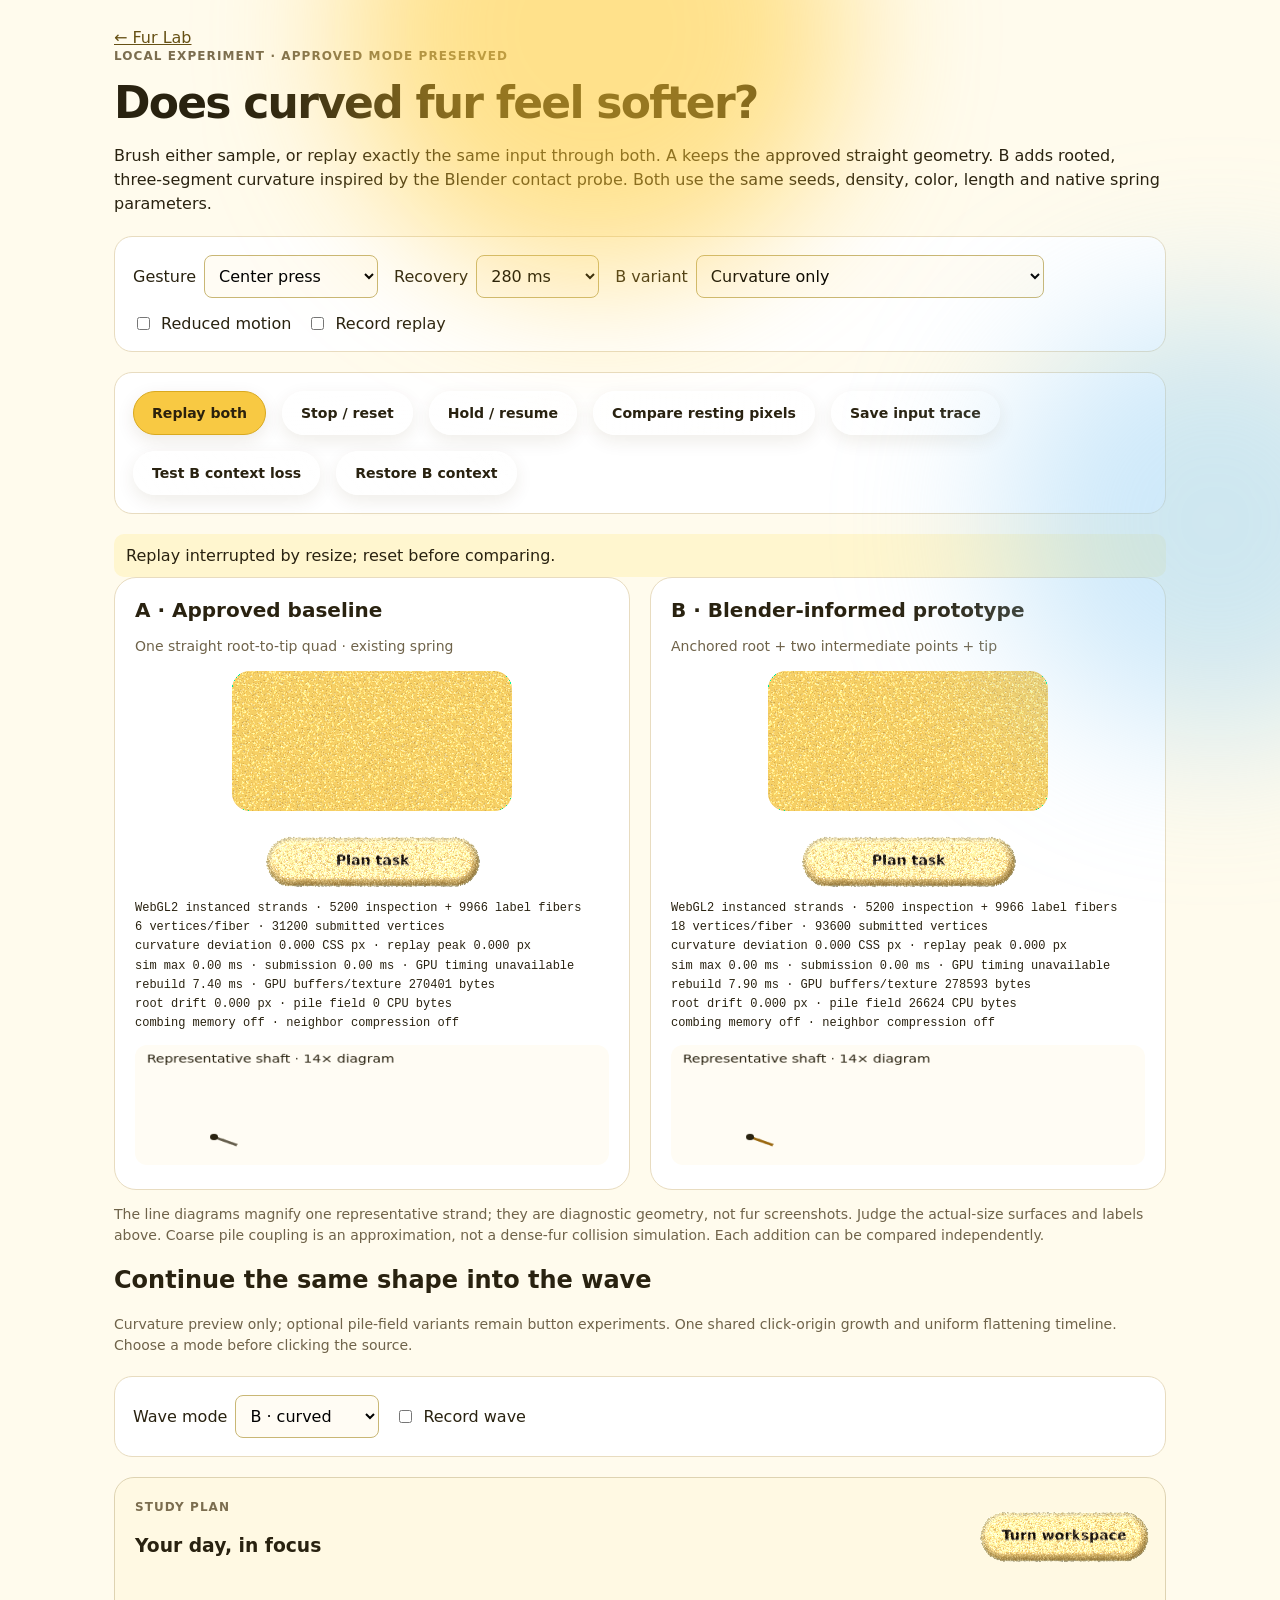
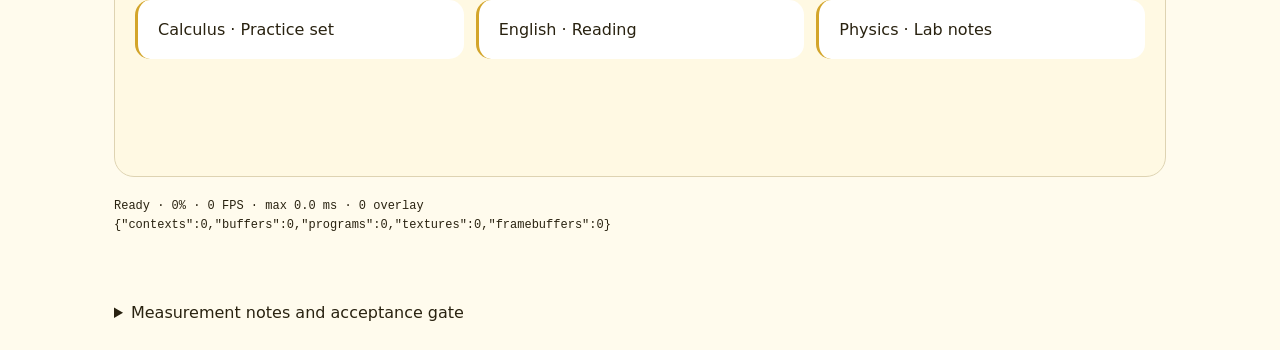
<file: landing/fur-physics-lab.html>
<!doctype html><html lang="en"><head><meta charset="utf-8"><meta name="viewport" content="width=device-width,initial-scale=1"><title>DuckPlan | Curved Fur A/B Lab</title><link rel="stylesheet" href="styles.css"><style>
html{scroll-behavior:auto}body{margin:0;color:#292210;background:#fffbed;font:16px system-ui,sans-serif}.experiment{max-width:1100px;margin:0 auto;padding:28px 24px}h1{font-size:clamp(28px,4vw,44px);letter-spacing:-.04em;margin:12px 0}p{line-height:1.5}.controls{display:flex;gap:16px;align-items:center;flex-wrap:wrap;padding:18px;background:#fff;border:1px solid #e8dcc0;border-radius:18px;margin:20px 0}.controls label{display:flex;gap:8px;align-items:center}.controls select{padding:10px;background:#fffcf4;border:1px solid #c9b775;border-radius:8px}.pair{display:grid;grid-template-columns:1fr 1fr;gap:20px}.sample{background:#fff;border-radius:22px;border:1px solid #e8dcc0;padding:20px;min-width:0}.sample h2{font-size:20px;margin:0 0 6px}.physics-stage{display:block;width:min(100%,280px);height:140px;margin:auto;position:relative;overflow:hidden;border:0;border-radius:18px;background:#f5cf65;padding:0;touch-action:none}.production{display:flex;justify-content:center;margin:28px 0 16px}.production button{min-width:208px;min-height:44px}.metrics{font:12px/1.6 ui-monospace,monospace;white-space:pre-wrap;overflow-wrap:anywhere;min-height:90px}#replay-status{display:block;padding:12px;background:#fff6cf;border-radius:10px}.sr-only{position:absolute;width:1px;height:1px;overflow:hidden;clip-path:inset(50%)}.trace-lens{width:100%;height:120px;background:#fffcf4;border-radius:12px}a{color:#665014}.wave-area{padding:20px;border:1px solid #ded3b2;border-radius:20px;min-height:300px;position:relative;background:#fff9e3;margin:20px 0}.wave-cards{display:grid;grid-template-columns:repeat(3,1fr);gap:12px;margin-top:25px}.wave-cards article{padding:20px;background:white;border-radius:15px;border-left:3px solid #d3a52b}.wave-area.destination{background:#edf5f8}.destination .wave-cards{grid-template-columns:1fr}.wave-area .heading{display:flex;justify-content:space-between;align-items:center;gap:12px}video{width:100%;max-height:500px;background:#fff;border-radius:16px}button:focus-visible,select:focus-visible{outline:3px solid #725317;outline-offset:4px}.note{font-size:14px;color:#6f634a}details{margin-top:16px}button:disabled{opacity:.5} @media(max-width:650px){.experiment{padding:18px 12px}.pair{grid-template-columns:1fr}.physics-stage{height:140px}.controls{gap:10px}.wave-cards{grid-template-columns:1fr}}
</style></head><body><main class="experiment"><a href="fur-lab.html#sheet-lab">← Fur Lab</a><p class="section-kicker">Local experiment · approved mode preserved</p><h1>Does curved fur feel softer?</h1><p>Brush either sample, or replay exactly the same input through both. A keeps the approved straight geometry. B adds rooted, three-segment curvature inspired by the Blender contact probe. Both use the same seeds, density, color, length and native spring parameters.</p>
<form class="controls" id="experiment-controls"><label>Gesture<select name="gesture"><option value="center">Center press</option><option value="offset">Off-center press</option><option value="slow">Slow brush</option><option value="fast">Fast brush</option><option value="sequence">All four gestures</option></select></label><label>Recovery<select name="delay"><option value="0">0 ms</option><option value="280" selected>280 ms</option><option value="2000">2 seconds</option><option value="5000">5 seconds</option></select></label><label>B variant<select name="variant"><option value="curve">Curvature only</option><option value="comb">Curvature + combing memory</option><option value="neighbors">Curvature + neighboring compression</option><option value="combined">All enhancements</option></select></label><label><input type="checkbox" name="reduced">Reduced motion</label><label><input type="checkbox" name="record">Record replay</label></form>
<div class="controls"><button id="play" class="primary-button">Replay both</button><button id="stop" class="secondary-button">Stop / reset</button><button id="freeze" class="secondary-button">Hold / resume</button><button id="rest-check" class="secondary-button">Compare resting pixels</button><button id="save-trace" class="secondary-button">Save input trace</button><button id="lose-context" class="secondary-button">Test B context loss</button><button id="restore-context" class="secondary-button">Restore B context</button></div><output id="replay-status" aria-live="polite">Ready. Nothing is promoted to the main planner.</output>
<section class="pair"><article class="sample"><h2>A · Approved baseline</h2><p class="note">One straight root-to-tip quad · existing spring</p><button class="physics-stage" id="stage-a" aria-label="Baseline fur inspection surface"><span class="sr-only">Baseline fur</span></button><div class="production"><button class="primary-button" id="button-a">Plan task</button></div><pre class="metrics" id="metrics-a"></pre><canvas class="trace-lens" id="lens-a" width="480" height="150" aria-label="Baseline representative strand geometry, magnified"></canvas></article><article class="sample"><h2>B · Blender-informed prototype</h2><p class="note">Anchored root + two intermediate points + tip</p><button class="physics-stage" id="stage-b" aria-label="Enhanced fur inspection surface"><span class="sr-only">Enhanced fur</span></button><div class="production"><button class="primary-button" id="button-b">Plan task</button></div><pre class="metrics" id="metrics-b"></pre><canvas class="trace-lens" id="lens-b" width="480" height="150" aria-label="Enhanced representative strand geometry, magnified"></canvas></article></section><p class="note">The line diagrams magnify one representative strand; they are diagnostic geometry, not fur screenshots. Judge the actual-size surfaces and labels above. Coarse pile coupling is an approximation, not a dense-fur collision simulation. Each addition can be compared independently.</p>
<video id="comparison-video" controls hidden aria-label="Synchronized A and B interaction recording"></video><a id="comparison-download" hidden>Save comparison recording</a>
<section id="wave-experiment"><h2>Continue the same shape into the wave</h2><p class="note">Curvature preview only; optional pile-field variants remain button experiments. One shared click-origin growth and uniform flattening timeline. Choose a mode before clicking the source.</p><form class="controls" id="wave-controls-physics"><label>Wave mode<select name="mode"><option value="baseline">A · approved</option><option value="enhanced" selected>B · curved</option></select></label><label><input type="checkbox" name="record">Record wave</label></form><section class="wave-area" id="physics-workspace"><div class="heading"><div><p class="section-kicker">Study plan</p><h3>Your day, in focus</h3></div><button class="primary-button" id="physics-wave-source">Turn workspace</button></div><div class="wave-cards"><article data-formation-surface>Calculus · Practice set</article><article data-formation-surface>English · Reading</article><article data-formation-surface>Physics · Lab notes</article></div></section><pre id="wave-report" class="metrics" aria-live="polite">No wave yet.</pre><video id="sheet-video" controls hidden aria-label="Experimental workspace wave recording"></video><a id="sheet-video-download" hidden>Save wave recording</a></section>
<details><summary>Measurement notes and acceptance gate</summary><p>Replay uses fixed 120 Hz simulation steps and a versioned JSON input trace. It records the rendered canvases side by side at their actual CSS size. The player reports simulation/draw time, frame intervals, fiber/vertex counts, coarse-field memory and a representative curvature deviation in CSS pixels. Normal native hover and keyboard input remain available separately. Performance must be compared at the same viewport and quality, with actual-size readability checked after recovery.</p><p>Experimental changes are not enabled in the main planner. A remains the approved fallback. Visual preference and promotion need user review. <a href="FUR_MATERIAL.md">Blender method</a></p></details></main>
<script src="fur-pile.js?v=curve-1"></script><script src="fur-response.js?v=shared-response-1"></script><script src="fur-dispersal.js?v=curve-1"></script><script src="fur-material.js?v=curve-3"></script><script src="button-interactions.js"></script><script src="fur-sheet.js?v=curve-2"></script><script src="formation-surface.js?v=shared-response-1"></script><script src="material-transitions.js?v=shared-response-1"></script><script src="fur-recording.js?v=curve-2"></script><script src="fur-physics-lab.js?v=curve-5"></script></body></html>
</file>
<file: landing/styles.css>
:root {
  color-scheme: light;
  --ink: #4d3a12;
  --ink-deep: #2b210d;
  --muted: #7b6d4f;
  --line: #eee2bd;
  --canvas: #fffaf0;
  --card: #ffffff;
  --yellow: #f8c943;
  --yellow-soft: #fff2bd;
  --green: #9a6500;
  --green-soft: #fff0b8;
  --blue-soft: #e3f0fa;
  --coral-soft: #fce7e1;
  --purple-soft: #ece9f8;
  --shadow: 0 14px 38px rgba(74, 52, 10, 0.08);
  --control-shadow: 0 6px 18px rgba(74, 52, 10, 0.1);
  --material-regular: rgba(255, 255, 255, 0.5);
  --material-thick: rgba(255, 255, 255, 0.78);
  --material-border: rgba(255, 255, 255, 0.86);
  --material-shadow: 0 18px 44px rgba(63, 45, 10, 0.16), inset 0 1px 0 rgba(255,255,255,0.88);
}

* { box-sizing: border-box; }
html { scroll-behavior: smooth; }
body {
  margin: 0;
  min-width: 320px;
  min-height: 100vh;
  color: var(--ink-deep);
  font-family: -apple-system, BlinkMacSystemFont, "SF Pro Text", "Segoe UI", sans-serif;
  line-height: 1.4;
  overflow-x: hidden;
  background: radial-gradient(circle at 72% -12%, #ffeaa3 0, transparent 32rem), radial-gradient(circle at 97% 58%, rgba(217,234,246,0.56) 0, transparent 24rem), var(--canvas);
  background-attachment: fixed;
}
body::before, body::after { position: fixed; z-index: 0; border-radius: 50%; content: ""; pointer-events: none; }
body::before { top: -220px; left: 27%; width: 500px; height: 500px; background: rgba(255,202,50,0.52); filter: blur(70px); }
body::after { top: 34%; right: -150px; width: 430px; height: 430px; background: rgba(154,210,244,0.48); filter: blur(78px); }
button, input, select { font: inherit; }
button { color: inherit; transition: transform 140ms ease, filter 140ms ease, box-shadow 140ms ease, background-color 140ms ease, border-color 140ms ease, color 140ms ease; }
button, a { -webkit-tap-highlight-color: transparent; }
button:focus-visible, a:focus-visible, input:focus-visible, select:focus-visible { outline: 3px solid #8c5b00; outline-offset: 3px; }
button:disabled { opacity: 0.48; cursor: not-allowed; }
button:not(:disabled):active, .interaction-pressed { transform: scale(0.96); filter: brightness(0.93); transition-duration: 70ms; }
.interaction-released:not(.fur-material) { animation: button-release 340ms cubic-bezier(0.2, 0.8, 0.2, 1); }
@keyframes button-release {
  0% { transform: scale(0.96); filter: brightness(0.93); }
  48% { transform: scale(1.025); filter: brightness(1.04); }
  100% { transform: none; filter: none; }
}
.fur-material { position: relative; isolation: isolate; overflow: hidden; }
.fur-material:not(:disabled):hover,
.fur-material:not(:disabled):active,
.fur-material:not(:disabled).interaction-pressed {
  transform: none !important;
  translate: none;
  scale: none;
  filter: none;
}
.fur-canvas { position: absolute; inset: 0; z-index: -1; width: 100%; height: 100%; border-radius: inherit; opacity: 0.94; pointer-events: none; transition: opacity 160ms ease; }
.fur-material.fur-hovered .fur-canvas, .fur-material.fur-pressed .fur-canvas { opacity: 1; }
.dark-button .fur-canvas { opacity: 0.34; mix-blend-mode: screen; }
.dark-button.fur-hovered .fur-canvas, .dark-button.fur-pressed .fur-canvas { opacity: 0.5; }
.fur-button-silhouette { overflow: visible; border-color: transparent !important; color: transparent !important; background: transparent !important; box-shadow: none !important; text-shadow: none !important; }
.fur-button-silhouette .fur-canvas,
.dark-button.fur-button-silhouette .fur-canvas,
.dark-button.fur-button-silhouette.fur-hovered .fur-canvas,
.dark-button.fur-button-silhouette.fur-pressed .fur-canvas { opacity: 1; mix-blend-mode: normal; }
.fur-button-silhouette .fur-canvas { border-radius: 0; }
.fur-button-silhouette > :not(.fur-canvas) { color: transparent !important; text-shadow: none !important; }
.fur-static-fallback::before { position: absolute; inset: 0; z-index: -1; border-radius: inherit; background: url("assets/duck-fur-end-on-v2.png") center / cover; content: ""; opacity: 0.48; pointer-events: none; }
.fur-static-fallback .fur-canvas { display: none; }
.fur-button-silhouette.fur-static-fallback { color: var(--ink-deep) !important; background: var(--yellow) !important; }
.fur-button-silhouette.fur-static-fallback > :not(.fur-canvas) { color: inherit !important; }
.sr-only { position: absolute; width: 1px; height: 1px; padding: 0; margin: -1px; overflow: hidden; clip: rect(0, 0, 0, 0); white-space: nowrap; border: 0; }
.material-transition-layer { position:fixed; z-index:35; overflow:hidden; pointer-events:none; contain:layout paint; }
.material-outgoing,.material-fold-band { position:absolute; inset:0; pointer-events:none; }
.material-outgoing { overflow:hidden; background:var(--canvas); }
.material-outgoing .view { animation:none!important; }
.material-fold-band { mix-blend-mode:multiply; }
.fur-morph-outgoing { border-radius:0!important; }
.fur-sheet-canvas { position:absolute;inset:0;width:100%;height:100%;pointer-events:none; }
.sheet-example { overflow-anchor:none; min-height:360px;padding:26px;border:1px solid #dfcf9d;border-radius:20px;background:#fff9e8; }
.sheet-example.destination {background:#ecf5fa;border-color:#c9dce6;}
.sheet-example-heading {display:flex;justify-content:space-between;align-items:center;gap:14px;}
.sheet-example-heading h3 {font-size:1.5rem;margin:6px 0 24px;}
.sheet-example-cards {display:grid;grid-template-columns:repeat(3,1fr);gap:18px;}
.sheet-example-cards article {padding:24px 18px;border-radius:14px;background:white;border-left:4px solid #ddb546;box-shadow:var(--shadow);}
.sheet-example.destination .sheet-example-cards {grid-template-columns:1fr;gap:9px;}
.sheet-example.destination .sheet-example-cards article {padding:12px 18px;display:flex;justify-content:space-between;gap:12px;border-left-color:#538fc5;}
.sheet-example.destination .sheet-example-cards p {margin:0;}
@media(max-width:700px){.sheet-example-cards{grid-template-columns:1fr;}.sheet-example-heading{flex-wrap:wrap;}.sheet-example.destination .sheet-example-cards article{display:block;}}
.wave-lab { margin-top:28px; padding:26px; border:1px solid var(--line);border-radius:24px;background:var(--card); }
.wave-controls { display:grid;grid-template-columns:repeat(auto-fit,minmax(210px,1fr));gap:18px;margin:24px 0; }
.wave-controls label { display:grid;gap:8px;font-size:.85rem; }
.wave-controls input { width:100%; }
.wave-demo-actions { display:flex; flex-wrap:wrap;gap:24px; margin:26px 0; }
.wave-demo-actions button { min-width:140px; }
.wave-demo-shell { display:grid;grid-template-columns:130px minmax(0,1fr);gap:16px; }
.wave-demo-nav { display:flex;flex-direction:column;gap:22px;padding:16px 8px;background:#fff7d7;border-radius:18px; }
.wave-demo-workspace { height:300px;overflow:auto;padding:22px;border-radius:18px;background:#fffaf0;border:1px solid var(--line); }
.wave-demo-days { display:grid;grid-template-columns:repeat(7,1fr);gap:5px; }
.wave-demo-days span { padding:35px 4px;background:#f8eab5;border-radius:8px;text-align:center; }
.wave-metrics { display:block;margin-top:20px;font:12px/1.6 ui-monospace,monospace;overflow-wrap:anywhere; }
@media(max-width:700px) {
 .wave-demo-shell {grid-template-columns:1fr;}.wave-demo-nav{flex-direction:row;}
}

.app-shell { position: relative; z-index: 1; display: grid; min-height: 100vh; grid-template-columns: 238px minmax(0, 1fr); }
.sidebar {
  position: sticky;
  top: 0;
  display: flex;
  height: 100vh;
  flex-direction: column;
  padding: 24px 18px 20px;
  z-index: 10;
  border-right: 1px solid rgba(255,255,255,0.46);
  color: var(--ink-deep);
  background: radial-gradient(circle at 8% 4%, rgba(255,255,255,0.7), transparent 32%), linear-gradient(155deg, rgba(255,230,145,0.7), rgba(248,201,67,0.66) 72%, rgba(239,183,42,0.72));
  box-shadow: 8px 0 30px rgba(86,61,11,0.08);
  -webkit-backdrop-filter: blur(24px) saturate(150%);
  backdrop-filter: blur(24px) saturate(150%);
}
.brand { display: inline-flex; align-items: center; gap: 11px; margin: 0 8px 34px; color: var(--ink-deep); font-size: 1.25rem; font-weight: 850; letter-spacing: -0.035em; text-decoration: none; }
.brand-mark { display: grid; width: 42px; height: 42px; place-items: center; overflow: hidden; border: 1px solid rgba(43,33,13,0.16); border-radius: 13px; background: white; box-shadow: 0 6px 18px rgba(76, 52, 6, 0.16); }
.brand-mark img { width: 104%; height: 104%; object-fit: cover; object-position: 58% top; }
.primary-nav { display: grid; gap: 7px; }
.nav-item { position: relative; display: grid; width: 100%; min-height: 46px; align-items: center; grid-template-columns: 28px 1fr auto; gap: 9px; padding: 10px 12px; border: 0; border-radius: 14px; color: rgba(43,33,13,0.7); background: transparent; font-size: 0.94rem; font-weight: 650; text-align: left; cursor: pointer; transition: background-color 160ms ease, color 160ms ease, transform 160ms ease; }
.nav-item.active { color: var(--ink-deep); border: 1px solid var(--material-border); background: linear-gradient(145deg, rgba(255,255,255,0.7), rgba(255,255,255,0.34)); box-shadow: var(--control-shadow), inset 0 1px 0 rgba(255,255,255,0.92); -webkit-backdrop-filter: blur(18px) saturate(150%); backdrop-filter: blur(18px) saturate(150%); }
.nav-icon { display: grid; font-size: 1.15rem; place-items: center; }
.nav-count { min-width: 23px; padding: 2px 7px; border-radius: 999px; background: rgba(43,33,13,0.1); font-size: 0.72rem; text-align: center; }
.nav-item.active .nav-count { background: var(--yellow-soft); }
.sync-card { display: grid; align-items: center; grid-template-columns: 34px 1fr 32px; gap: 9px; margin-top: 30px; padding: 13px; border: 1px solid var(--material-border); border-radius: 17px; background: linear-gradient(145deg, rgba(255,255,255,0.62), rgba(255,255,255,0.28)); box-shadow: 0 10px 28px rgba(78,55,10,0.1), inset 0 1px 0 rgba(255,255,255,0.9); -webkit-backdrop-filter: blur(18px) saturate(145%); backdrop-filter: blur(18px) saturate(145%); }
.sync-icon { display: grid; width: 32px; height: 32px; place-items: center; border-radius: 10px; color: var(--ink-deep); background: white; font-weight: 900; }
.sync-title, .sync-copy { margin: 0; }
.sync-title { font-size: 0.79rem; font-weight: 800; }
.sync-copy { margin-top: 2px; color: rgba(43,33,13,0.56); font-size: 0.7rem; }
.sync-card button { width: 32px; height: 32px; border: 1px solid rgba(43,33,13,0.16); border-radius: 50%; color: rgba(43,33,13,0.7); background: white; box-shadow: 0 3px 10px rgba(74,52,10,0.08); cursor: pointer; }
.sidebar-spacer { flex: 1; }
.profile-card { display: grid; width: 100%; min-height: 56px; align-items: center; grid-template-columns: 38px 1fr auto; gap: 10px; padding: 11px 10px; border: 0; border-top: 1px solid rgba(43,33,13,0.12); color: var(--ink-deep); background: transparent; text-align: left; cursor: pointer; }
.profile-card .avatar { display: grid; width: 36px; height: 36px; place-items: center; border-radius: 12px; color: var(--ink-deep); background: white; font-size: 0.72rem; font-weight: 850; }
.profile-card strong, .profile-card small { display: block; }
.profile-card strong { font-size: 0.82rem; }
.profile-card small { margin-top: 2px; color: rgba(43,33,13,0.62); font-size: 0.72rem; }

.workspace { width: 100%; max-width: 1540px; min-width: 0; margin: 0 auto; padding: 22px clamp(24px, 4vw, 62px) 64px; }
.topbar { position: sticky; top: 12px; z-index: 6; display: flex; align-items: center; justify-content: space-between; gap: 28px; margin: 0 -12px 24px; padding: 14px 16px; border: 1px solid var(--material-border); border-radius: 24px; background: linear-gradient(140deg, rgba(255,255,255,0.7), rgba(255,255,255,0.32) 58%, rgba(255,255,255,0.5)); box-shadow: var(--material-shadow); -webkit-backdrop-filter: blur(28px) saturate(165%); backdrop-filter: blur(28px) saturate(165%); }
.eyebrow, .section-kicker { margin: 0 0 6px; color: var(--muted); font-size: 0.75rem; font-weight: 760; letter-spacing: 0.09em; text-transform: uppercase; }
.topbar h1 { margin: 0; color: var(--ink-deep); font-size: clamp(1.55rem, 2.4vw, 2.25rem); letter-spacing: -0.045em; }
.topbar-actions { display: flex; align-items: center; gap: 10px; }
.search-box { display: flex; width: min(300px, 28vw); min-height: 44px; align-items: center; gap: 8px; padding: 9px 14px; border: 1px solid var(--material-border); border-radius: 15px; color: var(--muted); background: linear-gradient(145deg, rgba(255,255,255,0.66), rgba(255,255,255,0.3)); box-shadow: inset 0 1px 0 rgba(255,255,255,0.92), 0 6px 18px rgba(74,52,10,0.08); -webkit-backdrop-filter: blur(18px) saturate(145%); backdrop-filter: blur(18px) saturate(145%); }
.search-box input { width: 100%; min-width: 0; border: 0; outline: 0; color: var(--ink-deep); background: transparent; font-size: 0.9rem; }
.search-box input::placeholder { color: #a5997f; }
.icon-button, .calendar-controls button, .close-button { position: relative; display: grid; width: 44px; height: 44px; place-items: center; border: 1px solid var(--material-border); border-radius: 50%; background: linear-gradient(145deg, rgba(255,255,255,0.68), rgba(255,255,255,0.28)); box-shadow: 0 7px 20px rgba(74,52,10,0.1), inset 0 1px 0 rgba(255,255,255,0.95); -webkit-backdrop-filter: blur(18px) saturate(145%); backdrop-filter: blur(18px) saturate(145%); cursor: pointer; }
.notification-dot { position: absolute; top: 8px; right: 8px; width: 7px; height: 7px; border: 2px solid white; border-radius: 50%; background: #ed8c79; }
.primary-button, .dark-button, .secondary-button { display: inline-flex; min-height: 44px; align-items: center; justify-content: center; gap: 6px; padding: 0 18px; border-radius: 999px; font-size: 0.88rem; font-weight: 700; cursor: pointer; transition: transform 140ms ease, box-shadow 140ms ease, filter 140ms ease; }
.primary-button { border: 1px solid #d9a91f; color: var(--ink-deep); background: var(--yellow); box-shadow: var(--control-shadow); }
.primary-button:active, .dark-button:active, .secondary-button:active { transform: scale(0.97); }
.secondary-button { border: 1px solid var(--material-border); background: linear-gradient(145deg, rgba(255,255,255,0.7), rgba(255,255,255,0.32)); box-shadow: 0 6px 18px rgba(74,52,10,0.09), inset 0 1px 0 rgba(255,255,255,0.92); -webkit-backdrop-filter: blur(18px) saturate(145%); backdrop-filter: blur(18px) saturate(145%); }
.dark-button { border: 0; color: white; background: var(--ink-deep); }
a.secondary-button { color: var(--ink-deep); text-decoration: none; }

.view { display: none; animation: appear 220ms ease both; }
.view.active { display: block; }
@keyframes appear { from { opacity: 0; transform: translateY(7px); } to { opacity: 1; transform: none; } }
.summary-grid { display: grid; grid-template-columns: repeat(3, minmax(0, 1fr)); gap: 16px; margin-bottom: 20px; }
.summary-card, .panel { border: 1px solid rgba(158,116,31,0.18); background: rgba(255,255,255,0.96); box-shadow: var(--shadow); }
.summary-card { min-height: 180px; padding: 22px; border-radius: 22px; }
.summary-head { display: flex; align-items: center; justify-content: space-between; }
.summary-icon { display: grid; width: 34px; height: 34px; place-items: center; border-radius: 11px; font-weight: 900; }
.summary-icon.yellow { background: var(--yellow-soft); }
.summary-icon.blue { background: var(--blue-soft); }
.summary-icon.coral { background: var(--coral-soft); }
.trend { padding: 5px 9px; border-radius: 999px; color: var(--green); background: var(--green-soft); font-size: 0.75rem; font-weight: 750; }
.muted-label { color: var(--muted); font-size: 0.78rem; font-weight: 680; }
.summary-value { margin: 16px 0 1px; font-size: 2rem; font-weight: 880; letter-spacing: -0.05em; }
.summary-value.compact { font-size: 1.5rem; }
.summary-label { margin: 0; color: var(--muted); font-size: 0.84rem; }
.progress-track { height: 7px; margin-top: 17px; overflow: hidden; border-radius: 999px; background: #f3ead0; }
.progress-track span { display: block; width: 28%; height: 100%; border-radius: inherit; background: var(--yellow); transition: width 220ms ease; }
.text-button { display: inline-flex; min-height: 44px; align-items: center; gap: 7px; margin-top: 8px; padding: 0 8px; border: 0; border-radius: 10px; color: #875800; background: transparent; font-size: 0.82rem; font-weight: 720; cursor: pointer; }
.text-button > span { transition: transform 140ms ease; }
.mini-avatars { display: flex; margin-top: 14px; }
.class-avatar { display: grid; width: 29px; height: 29px; margin-right: -5px; place-items: center; border: 2px solid white; border-radius: 50%; font-size: 0.7rem; font-weight: 800; }
.class-avatar.math { background: var(--blue-soft); }
.class-avatar.english { background: var(--coral-soft); }
.class-avatar.physics { background: var(--purple-soft); }

.dashboard-grid { display: grid; align-items: start; grid-template-columns: minmax(0, 1.55fr) minmax(290px, 0.85fr); gap: 20px; }
.panel { padding: 24px; border-radius: 24px; }
.panel-heading { display: flex; align-items: center; justify-content: space-between; gap: 18px; margin-bottom: 14px; }
.panel-heading h2, .focus-card h2, .settings-row h2 { margin: 0; color: var(--ink-deep); font-size: 1.08rem; letter-spacing: -0.025em; }
.panel-heading .text-button { margin-top: 0; }
.compact-heading { margin-bottom: 8px; }
.right-stack { display: grid; gap: 20px; }
.focus-card { position: relative; min-height: 222px; overflow: hidden; padding: 24px 39% 24px 24px; border: 1px solid #e6c252; border-radius: 24px; background: radial-gradient(circle at 92% 20%, rgba(255,255,255,0.9), transparent 34%), var(--yellow-soft); box-shadow: var(--shadow); }
.focus-pill { display: inline-flex; padding: 5px 9px; border-radius: 999px; color: var(--green); background: rgba(255,255,255,0.75); font-size: 0.72rem; font-weight: 760; text-transform: uppercase; }
.focus-card h2 { margin-top: 16px; font-size: 1.3rem; }
.focus-card p { margin: 8px 0 17px; color: #675b34; font-size: 0.86rem; line-height: 1.5; }
.focus-card img { position: absolute; right: -15px; bottom: -12px; width: 48%; max-height: 220px; object-fit: contain; object-position: bottom; filter: drop-shadow(5px 6px 0 rgba(75,50,5,0.12)); transform: rotate(2deg); }

.task-list { display: grid; }
.task-row { display: grid; align-items: center; grid-template-columns: 44px minmax(0, 1fr) auto; gap: 10px; min-height: 76px; padding: 10px 0; border-top: 1px solid var(--line); }
.task-row:first-child { border-top: 0; }
.task-check { position: relative; width: 24px; height: 24px; margin: 10px; appearance: none; border: 2px solid #b7ad97; border-radius: 8px; background: white; cursor: pointer; }
.task-check:checked { border-color: var(--ink-deep); background: var(--yellow); }
.task-check:checked::after { position: absolute; top: 1px; left: 5px; color: var(--ink-deep); content: "✓"; font-size: 0.72rem; font-weight: 900; }
.task-main { min-width: 0; }
.task-title { display: block; color: var(--ink-deep); font-size: 0.92rem; font-weight: 700; line-height: 1.35; }
.task-row.completed .task-title { color: #766f61; text-decoration: line-through; }
.task-meta { display: flex; flex-wrap: wrap; align-items: center; gap: 7px; margin-top: 5px; color: var(--muted); font-size: 0.76rem; }
.course-dot { width: 7px; height: 7px; border-radius: 50%; background: var(--course-color); }
.task-due { min-width: 76px; text-align: right; }
.task-due strong, .task-due small { display: block; }
.task-due strong { color: var(--ink); font-size: 0.79rem; }
.task-due small { margin-top: 4px; color: var(--muted); font-size: 0.73rem; }
.priority-tag { padding: 3px 7px; border-radius: 999px; color: #923c2a; background: var(--coral-soft); font-size: 0.7rem; font-weight: 760; text-transform: uppercase; }
.task-row.completed { opacity: 0.78; }
.expanded .task-row { grid-template-columns: 44px minmax(0, 1fr) 140px; min-height: 78px; }
.mini-class-row { display: grid; min-height: 56px; align-items: center; grid-template-columns: 40px 1fr auto; gap: 10px; padding: 8px 0; border-top: 1px solid var(--line); }
.mini-class-row:first-child { border-top: 0; }
.mini-class-icon { display: grid; width: 38px; height: 38px; place-items: center; border-radius: 12px; background: var(--course-soft); color: var(--course-color); font-size: 0.78rem; font-weight: 800; }
.mini-class-row strong, .mini-class-row small { display: block; }
.mini-class-row strong { font-size: 0.84rem; }
.mini-class-row small { margin-top: 3px; color: var(--muted); font-size: 0.73rem; }
.mini-class-row > span:last-child { color: var(--muted); font-size: 0.76rem; }

.calendar-panel, .tasks-panel, .settings-panel { min-height: 610px; }
.calendar-heading { margin-bottom: 24px; }
.calendar-controls { display: flex; align-items: center; gap: 7px; }
.calendar-controls button { width: 44px; height: 44px; border-radius: 14px; }
.calendar-controls #current-week { width: auto; padding: 0 15px; font-size: 0.82rem; font-weight: 700; }
.week-calendar { display: grid; min-width: 720px; grid-template-columns: repeat(7, minmax(95px, 1fr)); gap: 8px; }
.calendar-panel { overflow-x: auto; }
.day-column { min-height: 470px; padding: 10px; border: 1px solid var(--line); border-radius: 15px; background: #fffdf8; }
.day-column.today { border-color: #e1bd4e; background: #fffcf1; }
.day-head { padding: 4px 3px 13px; text-align: center; }
.day-head span, .day-head strong { display: block; }
.day-head span { color: var(--muted); font-size: 0.72rem; font-weight: 760; text-transform: uppercase; }
.day-head strong { margin-top: 5px; font-size: 1.05rem; }
.calendar-event { margin-top: 8px; padding: 9px; border-left: 3px solid var(--course-color); border-radius: 8px; background: var(--course-soft); }
.calendar-event strong, .calendar-event small { display: block; }
.calendar-event strong { font-size: 0.76rem; line-height: 1.35; }
.calendar-event small { margin-top: 4px; color: var(--muted); font-size: 0.7rem; }

.task-heading { align-items: flex-end; }
.filter-row { display: flex; flex-wrap: wrap; gap: 8px; }
.filter-chip { min-height: 40px; padding: 7px 14px; border: 1px solid var(--material-border); border-radius: 999px; color: var(--muted); background: linear-gradient(145deg, rgba(255,255,255,0.68), rgba(255,255,255,0.3)); box-shadow: 0 5px 14px rgba(74,52,10,0.08), inset 0 1px 0 rgba(255,255,255,0.9); -webkit-backdrop-filter: blur(16px) saturate(140%); backdrop-filter: blur(16px) saturate(140%); font-size: 0.78rem; font-weight: 700; cursor: pointer; }
.filter-chip.active { border-color: var(--ink-deep); color: var(--ink-deep); background: var(--yellow); }
.empty-state { padding: 70px 20px; text-align: center; }
.empty-state img { width: 90px; height: 110px; object-fit: contain; opacity: 0.7; }
.empty-state h3 { margin: 7px 0; }
.empty-state p { margin: 0; color: var(--muted); font-size: 0.78rem; }

.class-grid { display: grid; grid-template-columns: repeat(2, minmax(0, 1fr)); gap: 18px; }
.class-card { position: relative; overflow: hidden; min-height: 210px; padding: 24px; border: 1px solid rgba(158,116,31,0.18); border-radius: 24px; background: rgba(255,255,255,0.97); box-shadow: var(--shadow); }
.class-card::before { position: absolute; top: 0; right: 0; left: 0; height: 6px; background: var(--course-color); content: ""; }
.class-card-head { display: flex; align-items: flex-start; justify-content: space-between; }
.class-card-icon { display: grid; width: 43px; height: 43px; place-items: center; border-radius: 13px; color: var(--course-color); background: var(--course-soft); font-weight: 900; }
.class-card h2 { margin: 18px 0 4px; font-size: 1.05rem; }
.class-card p { margin: 0; color: var(--muted); font-size: 0.82rem; }
.class-stats { display: flex; gap: 20px; margin-top: 25px; }
.class-stats strong, .class-stats span { display: block; }
.class-stats strong { font-size: 1rem; }
.class-stats span { margin-top: 2px; color: var(--muted); font-size: 0.72rem; }
.class-menu { display: grid; width: 44px; height: 44px; place-items: center; border: 0; border-radius: 50%; color: var(--muted); background: transparent; cursor: pointer; }

.settings-panel { padding: 0 22px; }
.settings-row { display: flex; min-height: 138px; align-items: center; justify-content: space-between; gap: 30px; border-top: 1px solid var(--line); }
.settings-row:first-child { border-top: 0; }
.settings-row h2 { font-size: 0.96rem; }
.settings-row p { max-width: 560px; margin: 7px 0 0; color: var(--muted); font-size: 0.84rem; line-height: 1.5; }
.switch { position: relative; display: inline-block; width: 52px; height: 32px; }
.switch input { position: absolute; inset: 0; z-index: 1; width: 100%; height: 100%; margin: 0; opacity: 0; cursor: pointer; }
.switch span:not(.sr-only) { position: absolute; inset: 0; border-radius: 999px; background: #d9dfdb; cursor: pointer; transition: 160ms ease; }
.switch span:not(.sr-only)::before { position: absolute; bottom: 4px; left: 4px; width: 24px; height: 24px; border-radius: 50%; background: white; content: ""; transition: 160ms ease; box-shadow: 0 2px 5px rgba(0,0,0,0.15); }
.switch input:checked + span { background: var(--yellow); box-shadow: inset 0 0 0 1px rgba(43,33,13,0.2); }
.switch input:checked + span::before { transform: translateX(20px); }
.switch input:focus-visible + span { outline: 3px solid #8c5b00; outline-offset: 3px; }

.task-modal { width: min(560px, calc(100% - 28px)); padding: 0; overflow: visible; border: 0; color: var(--ink-deep); background: transparent; }
.task-modal::backdrop { background: rgba(43, 33, 13, 0.38); -webkit-backdrop-filter: blur(6px) saturate(115%); backdrop-filter: blur(6px) saturate(115%); }
.task-modal form { position: relative; padding: 25px; overflow: hidden; border: 1px solid rgba(255,255,255,0.9); border-radius: 24px; background: linear-gradient(145deg, rgba(255,255,255,0.72), rgba(255,255,255,0.36)), linear-gradient(100deg, rgba(255,202,50,0.12), rgba(154,210,244,0.14)); box-shadow: 0 30px 90px rgba(62,43,7,0.28), inset 0 1px 0 rgba(255,255,255,0.98), inset 0 0 0 1px rgba(255,255,255,0.24); -webkit-backdrop-filter: blur(36px) saturate(180%); backdrop-filter: blur(36px) saturate(180%); }
.task-modal form::before { position: absolute; inset: 0; z-index: 0; background: radial-gradient(circle at 0 0, rgba(255,202,50,0.18), transparent 42%), radial-gradient(circle at 100% 100%, rgba(154,210,244,0.2), transparent 44%); content: ""; pointer-events: none; }
.task-modal form > * { position: relative; z-index: 1; }
.modal-heading { display: flex; align-items: flex-start; justify-content: space-between; margin-bottom: 22px; }
.modal-heading h2 { margin: 0; font-size: 1.35rem; }
.close-button { border: 1px solid rgba(255,255,255,0.88); background: linear-gradient(145deg, rgba(255,255,255,0.74), rgba(255,255,255,0.36)); font-size: 1.4rem; }
.task-modal label { display: grid; gap: 7px; color: var(--ink); font-size: 0.82rem; font-weight: 700; }
.task-modal input, .task-modal select { width: 100%; height: 44px; padding: 0 12px; border: 1px solid rgba(255,255,255,0.9); border-radius: 11px; color: var(--ink-deep); background: rgba(255,255,255,0.86); box-shadow: inset 0 1px 0 rgba(255,255,255,0.96), 0 4px 14px rgba(74,52,10,0.06); }
.form-grid { display: grid; grid-template-columns: 1fr 1fr; gap: 15px; margin-top: 15px; }
.modal-actions { display: flex; justify-content: flex-end; gap: 9px; margin-top: 24px; }
.toast { position: fixed; right: 24px; bottom: 24px; z-index: 20; max-width: 340px; padding: 13px 16px; border-radius: 14px; color: white; background: var(--ink-deep); box-shadow: 0 12px 34px rgba(0,0,0,0.22); font-size: 0.84rem; font-weight: 650; opacity: 0; pointer-events: none; transform: translateY(12px); transition: 180ms ease; }
.toast.show { opacity: 1; transform: none; }

.fur-lab-body { min-height: 100vh; background: radial-gradient(circle at 18% 0, rgba(255,231,145,0.9), transparent 31rem), radial-gradient(circle at 94% 62%, rgba(205,234,250,0.68), transparent 28rem), #fffaf0; }
.fur-lab-shell { position: relative; z-index: 1; width: min(1180px, calc(100% - 40px)); margin: 0 auto; padding: 30px 0 60px; }
.fur-lab-header { display: grid; align-items: start; grid-template-columns: 150px 1fr auto; gap: 24px; padding: 24px; border: 1px solid var(--material-border); border-radius: 26px; background: linear-gradient(145deg, rgba(255,255,255,0.72), rgba(255,255,255,0.36)); box-shadow: var(--material-shadow); -webkit-backdrop-filter: blur(28px) saturate(165%); backdrop-filter: blur(28px) saturate(165%); }
.fur-lab-header h1 { margin: 0; font-size: clamp(2rem, 5vw, 4.2rem); line-height: 0.98; letter-spacing: -0.06em; }
.fur-lab-header p:last-child { max-width: 680px; margin: 14px 0 0; color: var(--muted); }
.fur-lab-back { display: inline-flex; min-height: 44px; align-items: center; color: var(--ink-deep); font-size: 0.86rem; font-weight: 780; text-decoration: none; }
.fur-lab-badge { padding: 8px 11px; border: 1px solid rgba(95,62,0,0.18); border-radius: 999px; color: #5f3e00; background: var(--yellow-soft); font-size: 0.72rem; font-weight: 800; letter-spacing: 0.04em; text-transform: uppercase; }
.fur-lab-grid { display: grid; align-items: start; grid-template-columns: minmax(0, 1fr) 310px; gap: 20px; margin-top: 20px; }
.fur-lab-preview-panel, .fur-controls { border: 1px solid rgba(158,116,31,0.18); border-radius: 24px; background: rgba(255,255,255,0.92); box-shadow: var(--shadow); }
.fur-lab-preview-panel { padding: 22px; }
.fur-lab-preview-heading, .fur-lab-button-row { display: flex; align-items: center; justify-content: space-between; gap: 20px; }
.fur-lab-preview-heading h2, .fur-lab-button-row h2, .fur-controls h2 { margin: 0; font-size: 1.15rem; }
#fur-performance { color: var(--muted); font-size: 0.72rem; text-align: right; }
.fur-lab-stage { position: relative; display: grid; width: 100%; min-height: 430px; margin: 18px 0; place-items: center; overflow: hidden; border: 1px solid #d7aa2a; border-radius: 24px; color: rgba(43,33,13,0.7); background: linear-gradient(145deg, #f6c63d, #f8d76d); box-shadow: inset 0 1px 0 rgba(255,255,255,0.62), inset 0 -18px 42px rgba(126,78,0,0.08), 0 18px 42px rgba(76,52,6,0.14); cursor: crosshair; touch-action: none; }
.fur-lab-stage > span { position: relative; z-index: 1; padding: 9px 13px; border: 1px solid rgba(255,255,255,0.58); border-radius: 999px; background: rgba(255,255,255,0.62); box-shadow: 0 7px 24px rgba(78,55,10,0.12); -webkit-backdrop-filter: blur(12px); backdrop-filter: blur(12px); font-size: 0.8rem; font-weight: 760; pointer-events: none; }
.fur-lab-button-row { min-height: 86px; padding: 14px 4px 0; border-top: 1px solid var(--line); }
.fur-demo-button { min-width: 192px; }
.fur-controls { position: sticky; top: 20px; display: grid; gap: 17px; padding: 22px; }
.fur-controls-heading { padding-bottom: 4px; }
.fur-control { display: grid; gap: 7px; }
.fur-control > span { display: flex; justify-content: space-between; gap: 18px; color: var(--ink); font-size: 0.79rem; font-weight: 720; }
.fur-control output { color: var(--muted); font-variant-numeric: tabular-nums; font-weight: 620; }
.fur-control input[type="range"] { width: 100%; accent-color: #d59c08; }
.fur-control select { width: 100%; min-height: 42px; padding: 0 10px; border: 1px solid var(--line); border-radius: 11px; color: var(--ink-deep); background: #fffdf7; }
.fur-reset-button { width: 100%; margin-top: 4px; }
.fur-lab-note { margin: 0; color: var(--muted); font-size: 0.72rem; line-height: 1.5; }

@media (max-width: 1080px) {
  .app-shell { grid-template-columns: 210px minmax(0, 1fr); }
  .workspace { padding-right: 28px; padding-left: 28px; }
  .summary-grid { grid-template-columns: repeat(3, minmax(150px, 1fr)); }
  .dashboard-grid { grid-template-columns: 1fr; }
  .right-stack { grid-template-columns: 1fr 1fr; }
}
@media (max-width: 900px) {
  .app-shell { display: block; }
  .sidebar { position: static; width: 100%; height: auto; padding: 14px 18px 0; border: 0; background: transparent; backdrop-filter: none; }
  .brand { margin: 0; }
  .brand-mark { width: 36px; height: 36px; }
  .primary-nav { position: fixed; right: max(12px, env(safe-area-inset-right)); bottom: max(12px, env(safe-area-inset-bottom)); left: max(12px, env(safe-area-inset-left)); z-index: 30; display: grid; grid-template-columns: repeat(5, minmax(0, 1fr)); gap: 4px; padding: 7px; border: 1px solid var(--material-border); border-radius: 22px; background: linear-gradient(145deg, rgba(255,255,255,0.68), rgba(255,255,255,0.34)); box-shadow: 0 20px 56px rgba(62,43,7,0.24), inset 0 1px 0 rgba(255,255,255,0.96); -webkit-backdrop-filter: blur(28px) saturate(170%); backdrop-filter: blur(28px) saturate(170%); }
  .nav-item { width: 100%; min-height: 54px; grid-template-columns: 1fr; justify-items: center; gap: 2px; padding: 5px 2px; border-radius: 16px; font-size: 0.72rem; }
  .nav-item.active { background: var(--yellow-soft); box-shadow: none; }
  .nav-icon { font-size: 1.12rem; }
  .nav-count { position: absolute; transform: translate(15px, -9px); }
  .sync-card, .profile-card, .sidebar-spacer { display: none; }
  .workspace { padding: 12px 18px calc(104px + env(safe-area-inset-bottom)); }
  .topbar { align-items: flex-start; flex-direction: column; }
  .topbar-actions { width: 100%; }
  .search-box { width: auto; flex: 1; }
  .summary-grid { overflow-x: auto; grid-template-columns: repeat(3, 220px); padding-bottom: 8px; }
  .right-stack { grid-template-columns: 1fr; }
  .class-grid { grid-template-columns: 1fr; }
  .fur-lab-header { grid-template-columns: 1fr auto; }
  .fur-lab-header > div { grid-column: 1 / -1; grid-row: 2; }
  .fur-lab-grid { grid-template-columns: 1fr; }
  .fur-controls { position: static; }
}
@media (max-width: 560px) {
  .topbar-actions { flex-wrap: wrap; }
  .search-box { width: 100%; flex-basis: 100%; }
  .icon-button { display: none; }
  .primary-button { margin-left: auto; }
  .panel { padding: 17px; border-radius: 17px; }
  .focus-card { padding-right: 38%; }
  .focus-card img { width: 45%; }
  .task-heading { align-items: flex-start; flex-direction: column; }
  .expanded .task-row, .task-row { grid-template-columns: 30px minmax(0, 1fr) 66px; }
  .task-due { min-width: 0; }
  .settings-row { align-items: flex-start; flex-direction: column; justify-content: center; padding: 24px 0; }
  .form-grid { grid-template-columns: 1fr; }
  .toast { right: 14px; bottom: 14px; left: 14px; max-width: none; }
  .fur-lab-shell { width: min(100% - 24px, 1180px); padding-top: 12px; }
  .fur-lab-header, .fur-lab-preview-panel, .fur-controls { padding: 17px; border-radius: 19px; }
  .fur-lab-stage { min-height: 310px; border-radius: 17px; }
  .fur-lab-preview-heading, .fur-lab-button-row { align-items: flex-start; flex-direction: column; }
  #fur-performance { text-align: left; }
}
@media (hover: hover) {
  button:not(:disabled):hover { filter: brightness(0.96); }
  .nav-item:not(:disabled):hover { color: var(--ink-deep); background: rgba(255,255,255,0.48); transform: translateX(2px); }
  .sync-card button:not(:disabled):hover { border-color: rgba(43,33,13,0.3); background: var(--yellow-soft); box-shadow: 0 6px 16px rgba(74,52,10,0.14); }
  .profile-card:not(:disabled):hover { background: rgba(255,255,255,0.34); transform: translateY(-1px); }
  .primary-button:not(:disabled):hover, .secondary-button:not(:disabled):hover, .dark-button:not(:disabled):hover, .icon-button:not(:disabled):hover, .calendar-controls button:not(:disabled):hover, .close-button:not(:disabled):hover { box-shadow: var(--control-shadow); transform: translateY(-1px); }
  .text-button:not(:disabled):hover { color: #5f3e00; background: rgba(255,202,50,0.18); }
  .text-button:not(:disabled):hover > span { transform: translateX(3px); }
  .filter-chip:not(.active):not(:disabled):hover { border-color: rgba(43,33,13,0.28); color: var(--ink-deep); transform: translateY(-1px); }
  .class-menu:not(:disabled):hover { color: var(--ink-deep); background: var(--yellow-soft); transform: rotate(8deg); }
}
.interaction-pressed:not(.fur-material) { transform: scale(0.96); filter: brightness(0.9); }
@media (prefers-reduced-transparency: reduce) {
  .sidebar { background: linear-gradient(155deg, #ffe58d, #f8c943 72%, #efb72a); }
  .topbar, .primary-nav, .search-box, .icon-button, .calendar-controls button, .close-button, .secondary-button, .filter-chip, .task-modal form { background: #fffdf7; }
  .nav-item.active, .sync-card { background: white; }
  .sidebar, .topbar, .primary-nav, .search-box, .icon-button, .calendar-controls button, .close-button, .secondary-button, .filter-chip, .task-modal form, .nav-item.active, .sync-card { -webkit-backdrop-filter: none; backdrop-filter: none; }
}
@supports not ((backdrop-filter: blur(1px)) or (-webkit-backdrop-filter: blur(1px))) {
  .sidebar { background: linear-gradient(155deg, #ffe58d, #f8c943 72%, #efb72a); }
  .topbar, .primary-nav, .search-box, .icon-button, .calendar-controls button, .close-button, .secondary-button, .filter-chip, .task-modal form { background: #fffdf7; }
  .nav-item.active, .sync-card { background: white; }
}
@media (prefers-reduced-motion: reduce) {
  *, *::before, *::after { scroll-behavior: auto !important; animation-duration: 0.01ms !important; transition-duration: 0.01ms !important; }
  button:not(:disabled):active, .interaction-pressed, .nav-item:not(:disabled):hover, .profile-card:not(:disabled):hover, .primary-button:not(:disabled):hover, .secondary-button:not(:disabled):hover, .dark-button:not(:disabled):hover, .icon-button:not(:disabled):hover, .calendar-controls button:not(:disabled):hover, .close-button:not(:disabled):hover, .filter-chip:not(:disabled):hover, .class-menu:not(:disabled):hover, .text-button:not(:disabled):hover > span { transform: none; }
  .interaction-released:not(.fur-material) { animation: none; filter: brightness(1.06); box-shadow: 0 0 0 3px rgba(140,91,0,0.24); }
  .fur-material.interaction-released .fur-canvas { filter: brightness(1.08); }
}

/* Unified task-first planner */
.unified-shell { display: block; }
.unified-shell .sidebar { position: fixed; top: 0; bottom: 0; left: 0; z-index: 45; width: 250px; height: 100dvh; transform: translateX(calc(-100% - 24px)); transition: transform 220ms cubic-bezier(.2,.8,.2,1); }
.sidebar-open .unified-shell .sidebar { transform: translateX(0); }
.drawer-close { position: absolute; top: 25px; right: 14px; display: grid; width: 38px; height: 38px; place-items: center; border: 1px solid rgba(43,33,13,.12); border-radius: 50%; background: rgba(255,255,255,.7); font-size: 1.2rem; cursor: pointer; }
.sidebar-scrim { position: fixed; inset: 0; z-index: 40; display: block; border: 0; background: rgba(43,33,13,.24); opacity: 0; pointer-events: none; transition: opacity 180ms ease; backdrop-filter: blur(3px); }
.sidebar-scrim[hidden] { display: none; }
.sidebar-open .sidebar-scrim { opacity: 1; pointer-events: auto; }
.unified-workspace { max-width: 1560px; }
.topbar-title { display: flex; align-items: center; gap: 13px; }
.nav-open-button { position: relative; z-index: 3; display: grid; width: 44px; height: 44px; flex: 0 0 auto; place-items: center; border: 1px solid var(--material-border); border-radius: 14px; color: inherit; background: linear-gradient(145deg,rgba(255,255,255,.74),rgba(255,255,255,.34)); box-shadow: var(--control-shadow); font-size: 1.1rem; text-decoration: none; cursor: pointer; }
.home-nav-open-button { align-self: start; }
.sidebar-open .nav-open-button { opacity: 0; pointer-events: none; }
body.sidebar-open { overflow: hidden; }
.compact-topbar { margin-bottom: 18px; }
.compact-topbar h1 { font-size: clamp(1.35rem, 2vw, 1.9rem); }
.home-heading { display: flex; align-items: center; justify-content: space-between; gap: 24px; margin: 8px 0 18px; padding: 0 4px; }
.home-heading h2 { margin: 0; font-size: clamp(1.75rem, 3vw, 2.7rem); letter-spacing: -0.055em; }
.home-subtitle { margin: 7px 0 0; color: var(--muted); font-size: 0.9rem; }
.completion-ring { --completion: 0deg; display: grid; width: 78px; height: 78px; place-content: center; flex: 0 0 auto; border-radius: 50%; text-align: center; background: radial-gradient(circle, #fffdf7 60%, transparent 61%), conic-gradient(var(--yellow) var(--completion), #eee5ca 0); box-shadow: inset 0 0 0 1px rgba(101,76,20,0.08), 0 8px 26px rgba(74,52,10,0.08); }
.completion-ring strong, .completion-ring span { display: block; }
.completion-ring strong { font-size: 1rem; }
.completion-ring span { color: var(--muted); font-size: 0.64rem; font-weight: 700; text-transform: uppercase; }
.planner-workspace { display: grid; align-items: start; grid-template-columns: minmax(330px, .72fr) minmax(610px, 1.18fr); gap: 18px; }
.daily-panel, .unified-calendar-panel { min-height: 690px; }
.daily-panel { position: relative; padding: 20px; }
.panel-date { margin: 4px 0 0; color: var(--ink-deep); font-size: .82rem; font-weight: 720; }
.panel-progress { margin: 3px 0 0; color: var(--muted); font-size: .7rem; }
.compact-button { min-height: 38px; padding: 0 14px; font-size: 0.78rem; }
.task-section { border-top: 1px solid var(--line); }
.task-section:first-of-type { border-top: 0; }
.task-section-heading { display: flex; width: 100%; min-height: 46px; align-items: center; justify-content: space-between; padding: 7px 3px; border: 0; color: var(--ink); background: transparent; font-size: 0.76rem; font-weight: 800; letter-spacing: .02em; text-align: left; cursor: pointer; }
.task-section-heading.static { cursor: default; }
.task-section-heading > span { display: inline-flex; align-items: center; gap: 8px; }
.task-section-heading strong { display: grid; min-width: 24px; height: 24px; place-items: center; border-radius: 999px; color: var(--muted); background: #f4eedc; font-size: .7rem; }
.task-section-heading[aria-expanded="false"] > span::after { content: "›"; margin-left: 4px; transform: rotate(90deg); }
.status-dot { width: 8px; height: 8px; border-radius: 50%; }
.overdue-dot { background: #d96f63; }.scheduled-dot { background: #538fc5; }.due-dot { background: #d39c16; }.completed-dot { background: #3e946d; }
.task-section.is-empty:not(.overdue-section):not(.completed-section) { display: none; }
.daily-task-list { display: grid; gap: 8px; padding-bottom: 12px; }
.daily-task-card, .all-task-row { position: relative; display: grid; align-items: center; gap: 7px; border: 1px solid transparent; border-radius: 16px; background: #fffdf8; transition: border-color 150ms ease, background-color 150ms ease, box-shadow 150ms ease; }
.daily-task-card { grid-template-columns: auto 40px minmax(0, 1fr) 40px; min-height: 72px; padding: 8px 7px; }
.daily-task-card:not(:has(.task-time)) { grid-template-columns: 40px minmax(0, 1fr) 40px; }
.daily-task-card.selected, .all-task-row.selected { border-color: var(--course-color); background: var(--course-soft); box-shadow: 0 0 0 3px color-mix(in srgb, var(--course-color) 18%, transparent); }
.daily-task-card.completed { opacity: .72; }
.daily-task-card.completed .task-title, .all-task-row.completed .task-title { text-decoration: line-through; }
.task-time { width: 53px; color: var(--muted); font-size: .72rem; font-weight: 750; text-align: right; }
.task-select { min-width: 0; padding: 7px 4px; border: 0; background: transparent; text-align: left; cursor: pointer; }
.task-edit { display: grid; width: 36px; height: 36px; place-items: center; border: 0; border-radius: 12px; color: var(--muted); background: transparent; cursor: pointer; }
.task-edit:hover { background: var(--yellow-soft); }
.daily-empty { padding: 34px 15px; text-align: center; }
.daily-empty img { width: 72px; height: 92px; object-fit: contain; opacity: .72; }
.daily-empty h3 { margin: 5px 0; }.daily-empty p { margin: 0; color: var(--muted); font-size: .78rem; }
.all-task-row { grid-template-columns: 44px minmax(0,1fr) 120px 40px; min-height: 78px; padding: 8px 5px; border-top-color: var(--line); border-radius: 0; }

.unified-calendar-panel { min-width: 0; padding: 20px; overflow: hidden; }
.calendar-toolbar { display: flex; min-height: 58px; align-items: center; justify-content: space-between; gap: 20px; padding: 0 2px 14px; }
.calendar-toolbar-primary { display: flex; min-width: 0; align-items: center; gap: 7px; }
.calendar-title-copy { min-width: 0; margin-left: 9px; }
.calendar-title-copy h2 { margin: 0 0 1px; color: var(--muted); font-size: .66rem; font-weight: 800; letter-spacing: .08em; line-height: 1; text-transform: uppercase; }
.calendar-range { margin: 0; overflow: hidden; color: var(--ink-deep); font-size: clamp(1rem,1.5vw,1.28rem); font-weight: 760; letter-spacing: -.025em; line-height: 1.25; text-overflow: ellipsis; white-space: nowrap; }
.calendar-today-button { min-width: 64px; border-color: rgba(103,82,38,.22); background: transparent; box-shadow: none; }
.calendar-toolbar-actions { display: flex; flex: 0 0 auto; align-items: center; justify-content: flex-end; gap: 8px; }
.calendar-stepper { display: inline-flex; gap: 2px; }
.calendar-stepper button { display: grid; width: 34px; height: 34px; place-items: center; padding: 0; border: 0; border-radius: 50%; color: var(--muted); background: transparent; font-size: 1.4rem; line-height: 1; cursor: pointer; }
.calendar-stepper button:hover { color: var(--ink-deep); background: var(--yellow-soft); }
.view-switcher { display: inline-flex; padding: 3px; border: 1px solid rgba(103,82,38,.18); border-radius: 10px; background: #f7f3e9; }
.view-switcher button { min-height: 32px; padding: 0 11px; border: 0; border-radius: 7px; color: var(--muted); background: transparent; font-size: .73rem; font-weight: 760; cursor: pointer; }
.view-switcher button[aria-pressed="true"] { color: var(--ink-deep); background: #fff; box-shadow: 0 1px 4px rgba(74,52,10,.12); }
.planner-calendar { min-width: 0; overflow: auto; border: 1px solid rgba(103,82,38,.16); border-radius: 14px; background: #fff; }
.timeline-calendar { display: grid; min-width: 650px; grid-template-columns: 64px minmax(0,1fr); grid-template-rows: 66px auto auto; }
.day-view .timeline-calendar { min-width: 420px; }
.timeline-corner, .timeline-deadline-label { display: grid; place-items: center; border-right: 1px solid rgba(103,82,38,.13); color: var(--muted); font-size: .58rem; font-weight: 800; letter-spacing: .05em; text-transform: uppercase; }
.timeline-corner { border-bottom: 1px solid rgba(103,82,38,.13); }
.timeline-days, .timeline-deadlines, .timeline-columns { display: grid; grid-template-columns: repeat(var(--day-count), minmax(76px,1fr)); }
.timeline-days { position: sticky; top: 0; z-index: 5; border-bottom: 1px solid rgba(103,82,38,.13); background: rgba(255,255,255,.96); backdrop-filter: blur(14px); }
.calendar-date-button { display: flex; min-height: 66px; flex-direction: column; align-items: center; justify-content: center; gap: 4px; border: 0; border-left: 1px solid rgba(103,82,38,.13); background: transparent; cursor: pointer; }
.calendar-date-button span { color: var(--muted); font-size: .6rem; font-weight: 800; letter-spacing: .08em; line-height: 1; text-transform: uppercase; }
.calendar-date-button strong { display: grid; width: 32px; height: 32px; place-items: center; border-radius: 50%; color: var(--ink); font-size: .88rem; font-weight: 760; }
.calendar-date-button.today span { color: #9a6c00; }
.calendar-date-button.today strong { color: var(--ink-deep); background: var(--yellow); }
.calendar-date-button.selected:not(.today) strong { background: var(--yellow-soft); box-shadow: inset 0 0 0 1px rgba(211,156,22,.28); }
.timeline-deadline-label { min-height: 46px; border-bottom: 1px solid rgba(103,82,38,.13); }
.timeline-deadlines { border-bottom: 1px solid rgba(103,82,38,.13); }
.deadline-cell { min-height: 46px; padding: 4px 5px; overflow: hidden; border-left: 1px solid rgba(103,82,38,.13); }
.deadline-chip { display: flex; width: 100%; min-height: 24px; align-items: center; gap: 5px; margin: 1px 0; padding: 3px 6px; overflow: hidden; border: 0; border-radius: 5px; color: var(--ink); background: color-mix(in srgb, var(--course-color) 11%, white); font-size: .6rem; font-weight: 720; text-align: left; text-overflow: ellipsis; white-space: nowrap; cursor: pointer; }
.deadline-chip span { width: 5px; height: 5px; flex: 0 0 auto; border-radius: 50%; background: var(--course-color); }
.deadline-chip.selected { outline: 2px solid var(--course-color); }
.time-axis { display: grid; height: calc(15 * var(--hour-height)); grid-template-rows: repeat(15,var(--hour-height)); border-right: 1px solid rgba(103,82,38,.13); background: #fff; }
.time-axis span { padding: 4px 9px 0 2px; color: #938a78; font-size: .56rem; font-variant-numeric: tabular-nums; text-align: right; transform: translateY(-9px); }
.timeline-columns { position: relative; }
.timeline-column { position: relative; height: var(--timeline-height); border-left: 1px solid rgba(103,82,38,.13); background: repeating-linear-gradient(to bottom, transparent 0, transparent calc(var(--hour-height) - 1px), rgba(103,82,38,.1) calc(var(--hour-height) - 1px), rgba(103,82,38,.1) var(--hour-height)); }
.timeline-column.selected-day { background-color: rgba(255,245,203,.18); }
.calendar-slot { display: block; width: 100%; height: var(--hour-height); padding: 0; border: 0; background: transparent; cursor: crosshair; }
.calendar-slot:hover { background: rgba(248,201,67,.09); box-shadow: inset 0 0 0 1px rgba(211,156,22,.22); }
.current-time-line { position: absolute; right: 0; left: 0; z-index: 3; height: 1px; pointer-events: none; background: #df5c4f; }
.current-time-line span { position: absolute; top: -3.5px; left: -4px; width: 8px; height: 8px; border-radius: 50%; background: #df5c4f; }
.calendar-event-block { position: absolute; z-index: 2; min-height: 30px; overflow: hidden; padding: 5px 7px; border: 0; border-left: 4px solid var(--course-color); border-radius: 5px; color: var(--ink-deep); background: color-mix(in srgb,var(--course-color) 15%,white); box-shadow: none; text-align: left; cursor: grab; touch-action: none; user-select: none; }
.calendar-event-block strong, .calendar-event-block small { display: block; overflow: hidden; text-overflow: ellipsis; white-space: nowrap; }
.calendar-event-block strong { font-size: .64rem; line-height: 1.25; }.calendar-event-block small { margin-top: 2px; color: color-mix(in srgb,var(--ink) 70%,var(--course-color)); font-size: .56rem; }
.calendar-event-block.selected { outline: 2px solid var(--course-color); outline-offset: 1px; box-shadow: 0 0 0 3px color-mix(in srgb,var(--course-color) 16%,transparent); }
.calendar-event-block:active { cursor: grabbing; }
.calendar-event-block.is-drag-source { opacity: .26; transform: none !important; filter: saturate(.65); box-shadow: none !important; }
.calendar-drag-ghost { position: fixed !important; z-index: 120; margin: 0; pointer-events: none; opacity: .97; transform: scale(1.025) !important; transform-origin: center; filter: saturate(1.08); box-shadow: 0 12px 26px rgba(54,43,20,.24), 0 0 0 2px color-mix(in srgb,var(--course-color) 30%,white) !important; cursor: grabbing; }
.timeline-column.calendar-drop-target { background-color: rgba(255,241,180,.38); box-shadow: inset 0 0 0 2px rgba(211,156,22,.32); }
body.is-calendar-dragging, body.is-calendar-dragging * { cursor: grabbing !important; user-select: none !important; }
.month-calendar { min-width: 620px; }
.month-weekdays, .month-grid { display: grid; grid-template-columns: repeat(7,1fr); }
.month-weekdays span { padding: 11px; color: var(--muted); font-size: .61rem; font-weight: 800; letter-spacing: .07em; text-align: center; text-transform: uppercase; }
.month-day { display: grid; min-height: 100px; align-content: start; gap: 8px; padding: 9px; border: 0; border-top: 1px solid rgba(103,82,38,.13); border-left: 1px solid rgba(103,82,38,.13); background: transparent; text-align: left; cursor: pointer; }
.month-day.outside { color: #a99f8c; background: rgba(244,239,225,.32); }.month-day.selected { background: #fff9e4; box-shadow: inset 0 0 0 1px rgba(211,156,22,.35); }.month-day.today strong { display: grid; width: 28px; height: 28px; place-items: center; border-radius: 50%; background: var(--yellow); }
.month-day small { color: var(--muted); font-size: .62rem; }.month-dots { display: flex; flex-wrap: wrap; gap: 4px; }.month-dots i { width: 7px; height: 7px; border-radius: 50%; background: var(--course-color); }

.task-modal { width: min(680px,calc(100% - 28px)); }
.task-modal form { max-height: min(860px,calc(100vh - 32px)); overflow-y: auto; }
.form-section { margin: 18px 0 0; padding: 16px; border: 1px solid rgba(158,116,31,.18); border-radius: 16px; background: rgba(255,255,255,.28); }
.form-section legend { padding: 0 7px; font-size: .84rem; font-weight: 800; }.form-section > p { margin: -2px 0 10px; color: var(--muted); font-size: .72rem; }
.schedule-grid { grid-template-columns: 1fr 1fr .8fr; margin-top: 0; }
.modal-spacer { flex: 1; }
.danger-button { min-height: 42px; padding: 0 15px; border: 1px solid #e4a89d; border-radius: 999px; color: #8d3021; background: #fff1ed; font-weight: 750; cursor: pointer; }

body[data-view="home"] { overflow: hidden; }
body[data-view="home"] .unified-workspace { width: 100%; max-width: none; height: 100dvh; padding: 12px; }
body[data-view="home"] .compact-topbar { display: none; }
body[data-view="home"] .home-heading { display: none; }
body[data-view="home"] #view-home { height: 100%; }
body[data-view="home"] .planner-workspace { height: 100%; grid-template-columns: minmax(340px, 38%) minmax(0, 62%); gap: 12px; }
body[data-view="home"] .daily-panel,
body[data-view="home"] .unified-calendar-panel { height: 100%; min-height: 0; border-radius: 22px; }
body[data-view="home"] .daily-panel { overflow-y: auto; }
body[data-view="home"] .daily-panel > .panel-heading { display: grid; grid-template-columns: minmax(0,1fr) auto auto; align-items: start; gap: 12px; }
body[data-view="home"] .unified-calendar-panel { display: flex; flex-direction: column; }
body[data-view="home"] .planner-calendar { min-height: 0; flex: 1; }

@media (max-width: 1220px) {
  .planner-workspace { grid-template-columns: minmax(300px,.7fr) minmax(520px,1.1fr); }
  .unified-workspace { padding-right: 22px; padding-left: 22px; }
}
@media (max-width: 1000px) {
  .planner-workspace { grid-template-columns: 1fr; }
  .daily-panel, .unified-calendar-panel { min-height: 0; }
  body[data-view="home"] { overflow: auto; }
  body[data-view="home"] .unified-workspace { height: auto; min-height: 100dvh; }
  body[data-view="home"] #view-home { height: auto; }
  body[data-view="home"] .planner-workspace { height: auto; grid-template-columns: 1fr; }
  body[data-view="home"] .daily-panel { min-height: min(760px, calc(100dvh - 24px)); }
  body[data-view="home"] .unified-calendar-panel { min-height: 820px; }
}
@media (max-width: 900px) {
  .unified-shell .sidebar { width: min(310px,calc(100% - 52px)); padding: 24px 18px 20px; border-right: 1px solid rgba(255,255,255,.46); background: radial-gradient(circle at 8% 4%,rgba(255,255,255,.7),transparent 32%),linear-gradient(155deg,rgba(255,230,145,.96),rgba(248,201,67,.94) 72%,rgba(239,183,42,.96)); box-shadow: 8px 0 30px rgba(86,61,11,.16); backdrop-filter: blur(24px) saturate(150%); }
  .unified-shell .brand { margin: 0 8px 34px; }
  .unified-shell .primary-nav { position: static; display: grid; grid-template-columns: 1fr; gap: 7px; padding: 0; border: 0; border-radius: 0; background: transparent; box-shadow: none; backdrop-filter: none; }
  .unified-shell .nav-item { min-height: 46px; grid-template-columns: 28px 1fr auto; justify-items: stretch; gap: 9px; padding: 10px 12px; border-radius: 14px; font-size: .94rem; text-align: left; }
  .unified-shell .nav-item.active { background: linear-gradient(145deg,rgba(255,255,255,.7),rgba(255,255,255,.34)); box-shadow: var(--control-shadow); }
  .unified-shell .nav-icon { font-size: 1.15rem; }
  .unified-shell .nav-count { position: static; transform: none; }
  .unified-shell .sync-card, .unified-shell .profile-card, .unified-shell .sidebar-spacer { display: grid; }
  .unified-shell .sidebar-spacer { display: block; }
  .home-heading { margin-top: 16px; }
}
@media (max-width: 700px) {
  .compact-topbar .topbar-title > div { display: none; }
  .compact-topbar { position: static; padding: 10px; border-radius: 18px; }
  .calendar-toolbar { flex-direction: column; align-items: stretch; gap: 10px; }
  .calendar-toolbar-primary { width: 100%; }
  .calendar-toolbar-actions { width: 100%; justify-content: flex-start; }
  .view-switcher { margin-left: auto; }
  .unified-calendar-panel, .daily-panel { padding: 15px; border-radius: 19px; }
  .home-heading h2 { font-size: 1.75rem; }
  .completion-ring { width: 66px; height: 66px; }
  .schedule-grid, .form-grid { grid-template-columns: 1fr; }
  .all-task-row { grid-template-columns: 40px minmax(0,1fr) 40px; }
  .all-task-row .task-due { display: none; }
  body[data-view="home"] .unified-workspace { padding: 8px; }
  body[data-view="home"] .compact-topbar { top: 18px; left: 18px; }
  body[data-view="home"] .daily-panel,
  body[data-view="home"] .unified-calendar-panel { border-radius: 18px; }
}
@media (hover:hover) {
  .task-select:hover .task-title { color: #765000; }
  .calendar-date-button:hover, .month-day:hover { background: #fff8df; }
  .calendar-event-block:hover { z-index: 4; filter: brightness(.96); transform: translateY(-1px); }
}

/* One stable viewport for navigation; destination content scrolls within it. */
.unified-workspace,body[data-view="home"] .unified-workspace {height:100dvh;min-height:0;max-height:100dvh;overflow:auto;overflow-anchor:none;scrollbar-gutter:stable;}
.sheet-example {height:420px;min-height:420px;overflow:auto;scrollbar-gutter:stable;}
@media(max-width:700px){.sheet-example{height:640px;min-height:640px;}}
.sheet-registration {font:11px/1.5 ui-monospace,monospace;white-space:pre-wrap;max-height:190px;overflow:auto;}
/* Metrics update without pushing the inspection workspace around. */
.fur-lab-body {overflow-anchor:none;}
.fur-lab-body .wave-metrics {height:96px;overflow:auto;}
@media(max-width:700px){.fur-lab-body .wave-metrics{height:180px;}}

/* Planner glass controls. Fur stays in the dedicated labs, not the planner. */
.planner-glass .glass-button {
  --glass-tint: rgba(255,255,255,.4);
  position: relative;
  isolation: isolate;
  overflow: hidden;
  color: var(--ink-deep);
  border: 1px solid rgba(255,255,255,.92);
  background: linear-gradient(160deg,rgba(255,255,255,.7),rgba(255,255,255,.12) 52%,rgba(255,255,255,.3)), var(--glass-tint);
  box-shadow: inset 0 1px 0 rgba(255,255,255,.98), inset 0 -1px 0 rgba(142,111,41,.12), 0 4px 12px rgba(74,52,10,.09);
  -webkit-backdrop-filter: blur(12px) saturate(135%);
  backdrop-filter: blur(12px) saturate(135%);
  text-shadow: 0 1px 0 rgba(255,255,255,.35);
  transition: transform 140ms ease, box-shadow 140ms ease, border-color 140ms ease, filter 140ms ease;
}
.planner-glass .drawer-close.glass-button { position: absolute; }
.planner-glass :is(.primary-button,.dark-button,#plan-selected-date).glass-button { --glass-tint: rgba(248,201,67,.72); border-color: rgba(204,157,24,.5); }
.planner-glass .danger-button.glass-button { --glass-tint: rgba(255,224,215,.72); color: #872e21; }
.planner-glass :is(.nav-item.active,[aria-pressed="true"],.filter-chip.active).glass-button { --glass-tint: rgba(255,224,116,.7); border-color: rgba(188,139,9,.42); }
.planner-glass .glass-button::after {
  content: "";
  position: absolute;
  inset: 0;
  border-radius: inherit;
  background: radial-gradient(circle at var(--glass-x,50%) var(--glass-y,50%),rgba(255,255,255,.85),rgba(255,255,255,.12) 50%,transparent 75%);
  opacity: 0;
  pointer-events: none;
}
@media (hover:hover) {
  .planner-glass .glass-button:not(:disabled):not([aria-disabled="true"]):hover {
    transform: translateY(-1px);
    filter: brightness(1.035);
    border-color: rgba(255,255,255,1);
    box-shadow: inset 0 1px 0 white, inset 0 -1px 0 rgba(142,111,41,.1), 0 7px 18px rgba(74,52,10,.14);
  }
}
.planner-glass .glass-button:not(:disabled):not([aria-disabled="true"]):is(:active,.interaction-pressed) {
  transform: scale(.975);
  filter: brightness(.96);
  box-shadow: inset 0 2px 5px rgba(74,52,10,.16), 0 1px 4px rgba(74,52,10,.08);
  transition-duration: 65ms;
}
.planner-glass .glass-button.interaction-pressed::after { opacity: .45; }
.planner-glass .glass-button.interaction-released:not(:disabled):not([aria-disabled="true"]) { animation: glass-release 360ms ease-out; }
.planner-glass .glass-button.interaction-released:not(:disabled):not([aria-disabled="true"])::after { animation: glass-light-release 360ms ease-out; }
@keyframes glass-release { from { transform: scale(.975); } 55% { transform: scale(1.012); } to { transform: none; } }
@keyframes glass-light-release { from { opacity: .65; } to { opacity: 0; } }
.planner-glass .glass-button:focus-visible { outline: 3px solid #8c5b00; outline-offset: 3px; }
.planner-glass .glass-button:is(:disabled,[aria-disabled="true"]) { opacity: .45; filter: none; transform: none; animation: none; cursor: not-allowed; }
.planner-glass .glass-button:is(:disabled,[aria-disabled="true"])::after { display: none; }
@supports not ((backdrop-filter:blur(1px)) or (-webkit-backdrop-filter:blur(1px))) {
  .planner-glass .glass-button { background-color: #fff9e6; }
}
@media (prefers-reduced-transparency:reduce), (prefers-contrast:more) {
  .planner-glass .glass-button { background: #fffdf7; -webkit-backdrop-filter:none; backdrop-filter:none; border-color:#aa9567; }
  .planner-glass :is(.primary-button,.dark-button,.nav-item.active,[aria-pressed="true"]).glass-button { background: #f8d568; }
}
@media (prefers-reduced-motion:reduce) {
  .planner-glass .glass-button:not(:disabled):is(:hover,:active,.interaction-pressed,.interaction-released) { transform:none !important; animation:none !important; }
  .planner-glass .glass-button.interaction-released::after { animation:none !important; opacity:.32; }
}
@media (forced-colors:active) {
  .planner-glass .glass-button { color:ButtonText; background:ButtonFace; border:1px solid ButtonText; box-shadow:none; text-shadow:none; -webkit-backdrop-filter:none; backdrop-filter:none; }
  .planner-glass .glass-button::after { display:none; }
}

/* Only popout dialogs expand from their launcher; the sidebar keeps its slide. */
.planner-glass .task-modal { transform-origin: center; }
.planner-glass .view { animation: none; }
.planner-glass .task-modal[data-popup-motion="opening"]::backdrop { animation: popup-backdrop-in 320ms ease-out both; }
.planner-glass .task-modal[data-popup-motion="closing"]::backdrop { animation: popup-backdrop-out 220ms ease-in both; }
@keyframes popup-backdrop-in { from { opacity:0; } to { opacity:1; } }
@keyframes popup-backdrop-out { from { opacity:1; } to { opacity:0; } }

/* Navigation and content share one layout plane: reveal a track, reflow content. */
.planner-glass .unified-shell {
  --sidebar-width: 268px;
  --sidebar-rail-width: 76px;
  display: grid;
  grid-template-columns: 0px minmax(0,1fr);
  height: 100dvh;
  min-height: 0;
  overflow: hidden;
  transition: grid-template-columns 220ms cubic-bezier(.2,.8,.2,1);
}
.planner-glass.sidebar-open .unified-shell { grid-template-columns: var(--sidebar-width) minmax(0,1fr); }
.planner-glass .unified-shell .sidebar {
  position: relative;
  grid-column: 1;
  grid-row: 1;
  top: auto;
  bottom: auto;
  width: var(--sidebar-width);
  min-width: 0;
  height: 100dvh;
  overflow-y: auto;
  z-index: 1;
  transform: translateX(-100%);
  box-shadow: none;
}
.planner-glass.sidebar-open .unified-shell .sidebar { transform: translateX(0); }
.planner-glass .unified-workspace {
  grid-column: 2;
  grid-row: 1;
  position: relative;
  z-index: 1;
  width: 100%;
  max-width: none;
  container: planner / inline-size;
}
.planner-glass .sidebar-scrim { display: none; }
.planner-glass[data-view="home"] .planner-workspace { grid-template-columns: minmax(300px,.76fr) minmax(0,1.24fr); }
@container planner (max-width: 900px) {
  .planner-glass[data-view="home"] #view-home, .planner-glass[data-view="home"] .planner-workspace { height: auto; }
  .planner-glass[data-view="home"] .planner-workspace { grid-template-columns: minmax(0,1fr); }
  .planner-glass[data-view="home"] .daily-panel { height: auto; min-height: min(760px,calc(100dvh - 24px)); }
  .planner-glass[data-view="home"] .unified-calendar-panel { height: auto; min-height: 820px; }
}
@container planner (max-width: 700px) {
  .compact-topbar { flex-wrap: wrap; gap: 12px; }
  .topbar-actions { width: 100%; min-width: 0; flex-wrap: wrap; }
  .search-box { min-width: 0; flex: 1; }
  .class-grid { grid-template-columns: minmax(0,1fr); }
  .panel-heading { flex-wrap: wrap; }
}
@media (max-width:650px) {
  .planner-glass .unified-shell { --sidebar-width: 76px; }
  .planner-glass .unified-shell .sidebar { padding: 16px 6px; }
  .planner-glass .unified-shell .brand { margin: 0 auto 14px; gap: 0; }
  .planner-glass .unified-shell .brand > span:last-child { display: none; }
  .planner-glass .drawer-close.glass-button { position: static; flex-shrink: 0; min-height: 44px; width: 44px; margin: 0 auto 14px; }
  .planner-glass .unified-shell .nav-item { grid-template-columns: minmax(0,1fr); justify-items: center; gap: 4px; padding: 9px 3px; font-size: .6rem; text-align: center; }
  .planner-glass .unified-shell .nav-count { position: absolute; right: 0; top: 0; min-width: 14px; padding: 1px 3px; font-size: .55rem; }
  .planner-glass .unified-shell :is(.sync-card,.profile-card) { display: none; }
  .planner-glass.sidebar-open .unified-workspace { padding-right: 8px; padding-left: 8px; }
  .planner-glass.sidebar-open .daily-panel > .panel-heading { grid-template-columns: minmax(0,1fr) auto; }
  .planner-glass.sidebar-open .home-nav-open-button { display: none; }
}
.planner-glass.sidebar-open .nav-open-button { display: none; }

/* One gently damped response for the planner; no oscillation or layout overshoot. */
:root { --motion-ease: cubic-bezier(.2,.8,.2,1); --motion-layout:480ms; --motion-control:240ms; --motion-press:80ms; --motion-release:400ms; --motion-popupOpen:240ms; --motion-popupClose:300ms; }
.planner-glass :is(button,a.secondary-button,.switch span,.text-button > span,.progress-track span,.toast,.daily-task-card,.all-task-row) {
  transition-timing-function: var(--motion-ease);
  transition-duration: var(--motion-control);
}
.planner-glass .unified-shell,
.planner-glass .unified-shell .sidebar { transition-duration:var(--motion-layout); transition-timing-function:var(--motion-ease); }
.planner-glass .sidebar-toggle-dock {
  position: fixed;
  left: 17px;
  top: 92px;
  transform: none;
  z-index: 12;
  pointer-events: none;
  transition: left var(--motion-layout) var(--motion-ease);
}
.planner-glass.sidebar-open .sidebar-toggle-dock { left: 17px; }
.planner-glass .sidebar-edge-toggle.glass-button {
  display: grid;
  place-items: center;
  width: 42px;
  min-height: 42px;
  padding: 0;
  border-radius: 50%;
  font-size: 1.3rem;
  line-height: 1;
  cursor: pointer;
  pointer-events: auto;
}
.planner-glass.sidebar-open .sidebar-edge-toggle.glass-button { border-radius: 14px; }
.planner-glass .sidebar-edge-toggle::before { content:"";position:absolute;inset:0 -8px;pointer-events:auto; }
.planner-glass .glass-button:not(:disabled):not([aria-disabled="true"]):is(:active,.interaction-pressed) { transition-duration:var(--motion-press); }
.planner-glass .interaction-released:not(.fur-material):not(.glass-button) { animation: control-settle var(--motion-release) var(--motion-ease); }
.planner-glass .glass-button.interaction-released:not(:disabled):not([aria-disabled="true"]) { animation:glass-settle var(--motion-release) var(--motion-ease); }
.planner-glass .glass-button.interaction-released:not(:disabled):not([aria-disabled="true"])::after { animation:glass-light-release var(--motion-release) var(--motion-ease); }
@keyframes control-settle { from { transform:scale(.96); filter:brightness(.93); } to { transform:none; filter:none; } }
@keyframes glass-settle { from { transform:scale(.975); } to { transform:none; } }
.planner-glass .task-modal[data-popup-motion="opening"]::backdrop { animation:popup-backdrop-in var(--motion-popupOpen) var(--motion-ease) both; }
.planner-glass .task-modal[data-popup-motion="closing"]::backdrop { animation:popup-backdrop-out var(--motion-popupClose) var(--motion-ease) both; }
/* Navigation has its own edge handle, so headings no longer reserve a toggle slot. */
.planner-glass[data-view="home"] .daily-panel > .panel-heading { grid-template-columns:minmax(0,1fr) auto; }
@media (prefers-reduced-motion:reduce) {
  .planner-glass .interaction-released:not(.fur-material),
  .planner-glass .glass-button:not(:disabled):is(:hover,:active,.interaction-pressed,.interaction-released) { animation:none!important; transform:none!important; }
  .planner-glass .glass-button.interaction-released::after { animation:none!important; opacity:.32; }
}
/* Extend the handle's transparent hit area without widening its visible tab. */
.planner-glass .sidebar-edge-toggle.glass-button { overflow: visible; }
.planner-glass .sidebar-edge-toggle::before { inset:0 -16px; }
/* The destination uses the launcher's glass recipe, rather than an unrelated tint. */
.planner-glass .task-modal form {
  z-index: 1;
  background-color: var(--popup-tint,rgba(248,201,67,.72));
  background-image: var(--popup-sheen,linear-gradient(160deg,rgba(255,255,255,.7),rgba(255,255,255,.12) 52%,rgba(255,255,255,.3)));
}
.planner-glass .task-modal form::before { background: none; }
.popup-morph-surface { font-family: inherit; }

/* Use the same bounds for native modal, warm layout and the reserved shell.
   Override the UA modal limits, which otherwise silently clamp by an extra 6–10px. */
.planner-glass .task-modal { max-width:calc(100% - 28px); max-height:calc(100vh - 32px); max-height:calc(100dvh - 32px); }
/* Warm only a closed form: it remains invisible, non-modal and outside input. */
.planner-glass .task-modal[data-popup-preparing] {
  display:block; position:fixed; inset:0; margin:auto; height:fit-content;
  visibility:hidden; pointer-events:none;
}
/* Reserve one final frame; the native form scrolls within it without resizing. */
.planner-glass .task-modal[data-popup-staged] form { height:100%; max-height:100%; }
.planner-glass .task-modal[data-popup-stage="shell"] form { display:none; }
/* Fade only unblurred dimming during travel; glass returns at settled bounds. */
.planner-glass .task-modal[data-popup-staged]::backdrop { animation:none; }
.planner-glass .task-modal[data-popup-stage="shell"]::backdrop {
  -webkit-backdrop-filter:none; backdrop-filter:none;
}
.popup-morph-source, .popup-morph-label { font-family:inherit; }

.planner-glass .task-modal[data-popup-stage="shell"][data-popup-motion="opening"]::backdrop {
  animation:popup-backdrop-in var(--motion-popupOpen) var(--motion-ease) both;
}
.planner-glass .task-modal[data-popup-stage="shell"][data-popup-motion="closing"]::backdrop {
  animation:popup-backdrop-out calc(var(--motion-popupClose) - var(--motion-popupContentOut,60ms)) var(--motion-ease) both;
}

.reminder-options { display: grid; width: min(100%, 290px); gap: 10px; padding-block: 12px; font-size: .84rem; }
.reminder-options select { padding: 8px; border: 1px solid var(--line); border-radius: 8px; background: #fffdf7; color: inherit; font: inherit; }
#reminder-list { padding-inline-start: 20px; color: var(--muted); font-size: .84rem; }
.notification-help { max-width: 60ch; }
.notification-permission { display: flex; align-items: center; justify-content: space-between; gap: 14px; margin-top: 4px; padding-top: 12px; border-top: 1px solid var(--line); }
.notification-permission strong { display: inline-flex; min-height: 27px; align-items: center; padding: 4px 9px; border-radius: 999px; color: #655a45; background: #eee9dd; font-size: .74rem; line-height: 1.2; text-align: center; }
.notification-permission strong[data-state="granted"] { color: #176541; background: #dff2e7; }
.notification-permission strong[data-state="granted-unusable"] { color: #6c4b10; background: #fff0bd; }
.notification-permission strong[data-state="denied"] { color: #8a3b32; background: #f9e4df; }
.notification-permission-button { width: 100%; }
#notification-permission-help { color: var(--muted); line-height: 1.45; }
@media (max-width: 520px) {
  .notification-permission { align-items: flex-start; flex-direction: column; gap: 8px; }
  .notification-permission strong { max-width: 100%; white-space: normal; }
}

/* Reference-inspired drawer: a persistent icon rail expands into a grouped
   navigation panel, and both states own layout space instead of overlaying it. */
.planner-glass .unified-shell { grid-template-columns: var(--sidebar-rail-width) minmax(0,1fr); }
.planner-glass.sidebar-open .unified-shell { grid-template-columns: var(--sidebar-width) minmax(0,1fr); }
.planner-glass .unified-shell .sidebar {
  position: relative;
  inset: auto;
  grid-column: 1;
  grid-row: 1;
  width: var(--sidebar-rail-width);
  height: 100dvh;
  min-width: 0;
  z-index: 2;
  overflow-x: hidden;
  padding: 18px 8px 16px;
  border-right: 1px solid rgba(103,82,38,.16);
  background: #fbf8ef;
  transform: none;
  box-shadow: none;
  transition: width var(--motion-layout) var(--motion-ease), padding var(--motion-layout) var(--motion-ease);
}
.planner-glass.sidebar-open .unified-shell .sidebar { width: var(--sidebar-width); padding: 18px 14px 16px; transform: none; }
.planner-glass .unified-workspace { grid-column: 2; min-width: 0; }
.sidebar-section-label { margin: 0 10px 9px; color: var(--muted); font-size: .64rem; font-weight: 820; letter-spacing: .11em; text-transform: uppercase; }
.planner-glass.sidebar-open .sidebar-section-label { margin: 17px 10px 9px 58px; }
.planner-glass:not(.sidebar-open) .sidebar-section-label { position: absolute; width: 1px; height: 1px; margin: -1px; overflow: hidden; clip: rect(0,0,0,0); white-space: nowrap; }
.planner-glass .unified-shell .brand { min-height: 48px; margin: 0 0 24px; justify-content: center; gap: 10px; }
.planner-glass.sidebar-open .unified-shell .brand { justify-content: flex-start; padding: 0 7px 18px; border-bottom: 1px solid rgba(103,82,38,.14); }
.planner-glass:not(.sidebar-open) .unified-shell .brand > span:last-child,
.planner-glass:not(.sidebar-open) .unified-shell .nav-item > span:nth-child(2) { position: absolute; width: 1px; height: 1px; margin: -1px; overflow: hidden; clip: rect(0,0,0,0); white-space: nowrap; }
.planner-glass .unified-shell .primary-nav { gap: 5px; margin-top: 86px; }
.planner-glass.sidebar-open .unified-shell .primary-nav { margin-top: 60px; }
.planner-glass:not(.sidebar-open) .unified-shell .nav-item { min-height: 54px; grid-template-columns: 1fr; justify-items: center; gap: 0; padding: 6px 3px; border-radius: 14px; }
.planner-glass .unified-shell .nav-item { border-radius: 12px; }
.planner-glass .unified-shell .nav-item.active { border-color: transparent; background: var(--yellow-soft); box-shadow: none; }
.planner-glass .unified-shell .nav-icon { width: 32px; height: 32px; border-radius: 10px; }
.planner-glass .unified-shell .nav-item.active .nav-icon { background: rgba(248,201,67,.5); }
.planner-glass:not(.sidebar-open) .unified-shell .nav-count { position: absolute; top: 3px; right: 2px; min-width: 16px; padding: 1px 4px; font-size: .56rem; }
.planner-glass:not(.sidebar-open) .unified-shell :is(.sync-card,.profile-card) { display: none; }
.planner-glass[data-view="home"] .task-sidebar-heading { display: flex; min-width: 0; align-items: flex-start; gap: 12px; }
.calendar-toolbar-primary { min-width: 0; }
.planner-glass[data-view="home"] .task-sidebar-menu-button,
.calendar-nav-button { width: 40px; height: 40px; min-height: 40px; flex: 0 0 auto; border-radius: 12px; font-size: 1rem; }
.calendar-nav-button,
.task-panel-toggle,
.task-panel-close-button,
.task-panel-scrim { display: none; }
.planner-glass[data-view="home"] .sidebar-toggle-dock { display: block; }
.planner-glass[data-view="home"] :is(.task-sidebar-menu-button,.calendar-nav-button) { display: none; }
.toast { display: flex; align-items: center; gap: 14px; }
.toast > span { min-width: 0; flex: 1; }
.toast > button { border: 0; border-radius: 999px; padding: 7px 12px; color: var(--ink-deep); background: var(--yellow); font-weight: 800; cursor: pointer; }

/* Desktop: task sidebar and calendar share one unified shell. */
@media (min-width: 1001px) {
  .planner-glass[data-view="home"] .unified-workspace { padding: 16px; }
  .planner-glass[data-view="home"] #view-home,
  .planner-glass[data-view="home"] .planner-workspace { height: 100%; }
  .planner-glass[data-view="home"] .planner-workspace {
    grid-template-columns: clamp(300px, 28vw, 360px) minmax(0,1fr);
    gap: 0;
    overflow: hidden;
    border: 1px solid rgba(158,116,31,.18);
    border-radius: 24px;
    background: #fffdf8;
    box-shadow: 0 22px 60px rgba(74,52,10,.12);
  }
  .planner-glass[data-view="home"] .task-sidebar-panel,
  .planner-glass[data-view="home"] .calendar-main-panel {
    height: 100%;
    min-height: 0;
    border: 0;
    border-radius: 0;
    box-shadow: none;
  }
  .planner-glass[data-view="home"] .task-sidebar-panel {
    z-index: 2;
    overflow-y: auto;
    border-right: 1px solid var(--line);
    padding: 22px 20px 26px;
    background: linear-gradient(180deg,#fffdf8 0%,#fffaf0 58%,#fff7df 100%);
    box-shadow: 10px 0 30px rgba(74,52,10,.05);
    scrollbar-gutter: stable;
    overscroll-behavior: contain;
  }
  .planner-glass[data-view="home"] .calendar-main-panel { padding: 18px 22px 22px; background: #fffdf8; }
  .planner-glass[data-view="home"] .task-section-heading { min-height: 42px; }
  .planner-glass[data-view="home"] .daily-task-list { padding-bottom: 8px; }
  .planner-glass[data-view="home"] .daily-task-card { min-height: 68px; padding: 7px 6px; }
  .planner-glass[data-view="home"] .task-select { padding-right: 6px; }
  .planner-glass[data-view="home"] .task-title { line-height: 1.28; }
  .planner-glass[data-view="home"] .calendar-toolbar { align-items: center; }
}

/* Compact and mobile: calendar stays primary and tasks become a dismissible drawer. */
@media (max-width: 1000px) {
  .planner-glass .unified-shell { --sidebar-width: clamp(200px,30vw,250px); }
  .planner-glass[data-view="home"] { overflow: hidden; }
  .planner-glass[data-view="home"] .unified-workspace {
    height: 100dvh;
    min-height: 0;
    max-height: 100dvh;
    overflow: hidden;
    padding: 12px;
  }
  .planner-glass[data-view="home"] #view-home,
  .planner-glass[data-view="home"] .planner-workspace { height: 100%; min-height: 0; }
  .planner-glass[data-view="home"] .planner-workspace {
    display: grid;
    grid-template-columns: minmax(0,1fr);
    grid-template-rows: minmax(0,1fr);
    overflow: hidden;
    border: 1px solid rgba(158,116,31,.18);
    border-radius: 22px;
    background: #fffdf8;
    box-shadow: 0 18px 46px rgba(74,52,10,.11);
  }
  .planner-glass[data-view="home"] .calendar-main-panel {
    grid-column: 1;
    grid-row: 1;
    height: 100%;
    min-height: 0;
    padding: 22px;
    border: 0;
    border-radius: 0;
    background: #fffdf8;
    box-shadow: none;
  }
  .planner-glass[data-view="home"] .task-sidebar-panel {
    position: fixed;
    inset: 12px auto 12px 12px;
    z-index: 56;
    width: min(380px,calc(100vw - 24px));
    height: auto;
    min-height: 0;
    max-height: none;
    overflow-y: auto;
    padding: 20px 18px 28px;
    border: 1px solid rgba(158,116,31,.2);
    border-radius: 22px;
    background: linear-gradient(180deg,#fffdf8,#fff7df);
    box-shadow: 18px 0 48px rgba(43,33,13,.2);
    transform: translateX(calc(-100% - 28px));
    transition: transform var(--motion-layout) var(--motion-ease);
    overscroll-behavior: contain;
  }
  .planner-glass.task-panel-open[data-view="home"] .task-sidebar-panel { transform: translateX(0); }
  .planner-glass[data-view="home"] .task-sidebar-panel > .panel-heading { grid-template-columns: minmax(0,1fr) auto auto; }
  .task-panel-toggle,
  .task-panel-close-button { display: inline-grid; }
  .task-panel-close-button {
    width: 38px;
    height: 38px;
    place-items: center;
    border: 1px solid var(--line);
    border-radius: 12px;
    background: #fffdf8;
    font-size: 1.25rem;
    cursor: pointer;
  }
  .task-panel-scrim {
    position: fixed;
    inset: 0;
    z-index: 55;
    border: 0;
    background: rgba(43,33,13,.24);
    opacity: 0;
    pointer-events: none;
    backdrop-filter: blur(3px);
    transition: opacity 180ms ease;
  }
  .task-panel-scrim[hidden] { display: none; }
  .planner-glass.task-panel-open .task-panel-scrim { display: block; opacity: 1; pointer-events: auto; }
  .calendar-toolbar { align-items: center; flex-wrap: wrap; }
  .calendar-toolbar-actions { min-width: 0; }
  .day-view .timeline-calendar { min-width: 100%; }
}

@media (max-width: 650px) {
  .planner-glass .unified-shell { --sidebar-width: 76px; --sidebar-rail-width: 76px; }
  .planner-glass[data-view="home"] .sidebar-toggle-dock { display: none; }
  .planner-glass .sidebar-section-label { position: absolute; width: 1px; height: 1px; margin: -1px; overflow: hidden; clip: rect(0,0,0,0); white-space: nowrap; }
  .planner-glass.sidebar-open .unified-shell .primary-nav { margin-top: 28px; }
}

@media (max-width: 640px) {
  .planner-glass[data-view="home"] .unified-workspace { padding: 8px; }
  .planner-glass[data-view="home"] .planner-workspace { border-radius: 18px; }
  .planner-glass[data-view="home"] .calendar-main-panel { padding: 16px; }
  .planner-glass[data-view="home"] .task-sidebar-panel { inset: 8px; width: auto; padding: 18px 15px 24px; border-radius: 18px; }
  .planner-glass[data-view="home"] .task-sidebar-panel > .panel-heading { gap: 8px; }
  .planner-glass[data-view="home"] .task-sidebar-menu-button { width: 38px; height: 38px; min-height: 38px; }
  .calendar-toolbar-actions { width: 100%; min-width: 0; justify-content: flex-start; gap: 6px; }
  .view-switcher { margin-left: auto; }
  .calendar-title-copy { margin-left: 3px; }
  .calendar-range { font-size: .92rem; }
}

/* Keep the drawer's internal layout fixed while its visible rail and matching
   workspace track animate together. This avoids text/card reflow during open. */
@media (min-width: 651px) {
  .planner-glass .unified-shell {
    transition: grid-template-columns 280ms cubic-bezier(.2,.8,.2,1);
  }
  .planner-glass .unified-shell .sidebar,
  .planner-glass.sidebar-open .unified-shell .sidebar {
    width: var(--sidebar-width);
    padding: 18px 14px 16px;
    border-right: 1px solid rgba(103,82,38,.16);
    clip-path: inset(0 calc(100% - var(--sidebar-rail-width)) 0 0);
    contain: layout paint;
    transition: clip-path 280ms cubic-bezier(.2,.8,.2,1);
  }
  .planner-glass.sidebar-open .unified-shell .sidebar { clip-path: inset(0); }
  .planner-glass .unified-shell .brand,
  .planner-glass:not(.sidebar-open) .unified-shell .brand,
  .planner-glass.sidebar-open .unified-shell .brand {
    justify-content: flex-start;
    gap: 10px;
    margin: 0 0 24px;
    padding: 0 7px 18px;
    border-bottom: 1px solid rgba(103,82,38,.14);
  }
  .planner-glass .sidebar-section-label,
  .planner-glass:not(.sidebar-open) .sidebar-section-label,
  .planner-glass.sidebar-open .sidebar-section-label {
    position: static;
    width: auto;
    height: auto;
    margin: 17px 10px 9px 58px;
    overflow: visible;
    clip: auto;
    white-space: normal;
  }
  .planner-glass .unified-shell .primary-nav,
  .planner-glass.sidebar-open .unified-shell .primary-nav { margin-top: 60px; }
  .planner-glass:not(.sidebar-open) .unified-shell .nav-item {
    min-height: 46px;
    grid-template-columns: 28px 1fr auto;
    justify-items: stretch;
    gap: 9px;
    padding: 10px 12px;
    border-radius: 12px;
  }
  .planner-glass:not(.sidebar-open) .unified-shell .brand > span:last-child,
  .planner-glass:not(.sidebar-open) .unified-shell .nav-item > span:nth-child(2) {
    position: static;
    width: auto;
    height: auto;
    margin: 0;
    overflow: visible;
    clip: auto;
    white-space: normal;
  }
  .planner-glass:not(.sidebar-open) .unified-shell .nav-count {
    position: static;
    min-width: 23px;
    padding: 2px 7px;
    font-size: .72rem;
  }
  .planner-glass:not(.sidebar-open) .unified-shell :is(.sync-card,.profile-card) { display: grid; }
  .planner-glass .unified-shell :is(.brand > span:last-child,.sidebar-section-label,.nav-item > span:nth-child(2),.nav-count,.sync-card,.profile-card) {
    opacity: 1;
    transition: opacity 110ms ease 90ms, transform var(--motion-control) var(--motion-ease), filter var(--motion-control) var(--motion-ease), box-shadow var(--motion-control) var(--motion-ease), background-color var(--motion-control) var(--motion-ease);
  }
  .planner-glass:not(.sidebar-open) .unified-shell :is(.brand > span:last-child,.sidebar-section-label,.nav-item > span:nth-child(2),.nav-count,.sync-card,.profile-card) {
    opacity: 0;
    pointer-events: none;
    transition-delay: 0ms;
  }
  .planner-glass:not(.sidebar-open) .unified-shell .nav-item,
  .planner-glass:not(.sidebar-open) .unified-shell .nav-item.glass-button,
  .planner-glass:not(.sidebar-open) .unified-shell .nav-item.glass-button:is(:hover,:active,.interaction-pressed,.interaction-released) {
    border-color: transparent;
    background: transparent;
    box-shadow: none;
    -webkit-backdrop-filter: none;
    backdrop-filter: none;
  }
  .planner-glass:not(.sidebar-open) .unified-shell .nav-item.glass-button::after { display: none; }
  .planner-glass:not(.sidebar-open) .unified-shell .nav-item.active .nav-icon {
    background: var(--yellow-soft);
    box-shadow: inset 0 0 0 1px rgba(211,156,22,.24);
  }
  .planner-glass:not(.sidebar-open) .unified-shell .nav-item:focus-visible {
    outline: none;
  }
  .planner-glass:not(.sidebar-open) .unified-shell .nav-item:focus-visible .nav-icon {
    box-shadow: 0 0 0 3px #8c5b00;
  }
}

/* Cloud account and Axis controls use the same calm glass settings surface. */
.settings-group > .settings-row:first-child { border-top: 1px solid var(--line); }
.settings-panel > .settings-group:first-child > .settings-row:first-child { border-top: 0; }
.settings-form,.settings-actions { display:flex; flex-wrap:wrap; align-items:center; justify-content:flex-end; gap:10px; }
.settings-form label { flex:1 1 260px; }
.settings-form input { width:100%; min-height:44px; padding:0 12px; border:1px solid var(--line); border-radius:12px; color:var(--ink-deep); background:rgba(255,255,255,.78); }
.settings-row p code { padding:1px 5px; border-radius:6px; background:rgba(248,201,67,.18); font-size:.8rem; }
.settings-row button:disabled { opacity:.55; cursor:progress; }
.recovery-row .recovery-code { margin-top:10px; }
.recovery-row .recovery-code code { display:inline-block; padding:8px 12px; font-size:1.05rem; letter-spacing:.06em; overflow-wrap:anywhere; user-select:all; }
.settings-row[hidden] { display:none; }
@media (max-width:760px) { .settings-form,.settings-actions { width:100%; justify-content:flex-start; } }

/* Project-wide design rule: every enabled button gets visible hover and held
   activation feedback, including controls that intentionally skip glass. */
:is(button,[role="button"],a.secondary-button,a.nav-open-button) {
  transition-property: transform,filter,box-shadow,background-color,border-color,color;
  transition-duration: var(--motion-control, 180ms);
  transition-timing-function: var(--motion-ease, ease);
}
@media (hover: hover) {
  :is(button,[role="button"],a.secondary-button,a.nav-open-button):not(:disabled):not([aria-disabled="true"]):hover {
    transform: translateY(-2px);
    filter: brightness(1.055) saturate(1.035);
    box-shadow: 0 9px 22px rgba(74,52,10,.16), inset 0 0 0 1px rgba(255,255,255,.72);
  }
  :is(.calendar-slot,.calendar-date-button,.calendar-event-block,.deadline-chip,.month-day,.task-select,.task-section-heading):not(:disabled):hover {
    transform: none;
    box-shadow: inset 0 0 0 2px rgba(140,91,0,.22);
  }
}
:is(button,[role="button"],a.secondary-button,a.nav-open-button):not(:disabled):not([aria-disabled="true"]):is(:active,.interaction-pressed) {
  transform: scale(.945);
  filter: brightness(.86) saturate(1.06);
  box-shadow: inset 0 3px 7px rgba(74,52,10,.24), 0 1px 3px rgba(74,52,10,.08);
  transition-duration: var(--motion-press, 80ms);
}
:is(.calendar-slot,.calendar-date-button,.calendar-event-block,.deadline-chip,.month-day,.task-select,.task-section-heading):not(:disabled):is(:active,.interaction-pressed) {
  transform: none;
  filter: brightness(.86) saturate(1.06);
  box-shadow: inset 0 0 0 3px rgba(140,91,0,.34);
}

/* The collapsed drawer clips each nav row to its icon rail, so apply feedback
   to the icon tile that remains visible instead of moving the hidden row. */
@media (min-width: 651px) {
  .planner-glass:not(.sidebar-open) .unified-shell .nav-item .nav-icon {
    transition: transform var(--motion-control) var(--motion-ease),
      color var(--motion-control) var(--motion-ease),
      background-color var(--motion-control) var(--motion-ease),
      box-shadow var(--motion-control) var(--motion-ease);
  }
  @media (hover: hover) {
    .planner-glass:not(.sidebar-open) .unified-shell .nav-item:not(:disabled):hover {
      transform: none;
      filter: none;
      box-shadow: none;
    }
    .planner-glass:not(.sidebar-open) .unified-shell .nav-item:not(:disabled):hover .nav-icon {
      transform: scale(1.12);
      color: var(--ink-deep);
      background: #fff0ad;
      box-shadow: 0 7px 16px rgba(74,52,10,.18), inset 0 0 0 1px rgba(140,91,0,.25);
    }
  }
  .planner-glass:not(.sidebar-open) .unified-shell .nav-item:not(:disabled):is(:active,.interaction-pressed) {
    transform: none;
    filter: none;
    box-shadow: none;
  }
  .planner-glass:not(.sidebar-open) .unified-shell .nav-item:not(:disabled):is(:active,.interaction-pressed) .nav-icon {
    transform: scale(.88);
    color: var(--ink-deep);
    background: var(--yellow);
    box-shadow: inset 0 3px 7px rgba(74,52,10,.26), 0 1px 3px rgba(74,52,10,.1);
    transition-duration: var(--motion-press);
  }
}

@media (prefers-reduced-motion: reduce) {
  .planner-glass[data-view="home"] .task-sidebar-panel,
  .task-panel-scrim { transition: none; }
  :is(button,[role="button"],a.secondary-button,a.nav-open-button):not(:disabled):not([aria-disabled="true"]):is(:hover,:active,.interaction-pressed) {
    transform: none !important;
  }
  :is(button,[role="button"],a.secondary-button,a.nav-open-button):not(:disabled):not([aria-disabled="true"]):is(:active,.interaction-pressed) {
    box-shadow: inset 0 0 0 2px currentColor;
  }
  .planner-glass:not(.sidebar-open) .unified-shell .nav-item .nav-icon {
    transform: none !important;
  }
}
</file>
